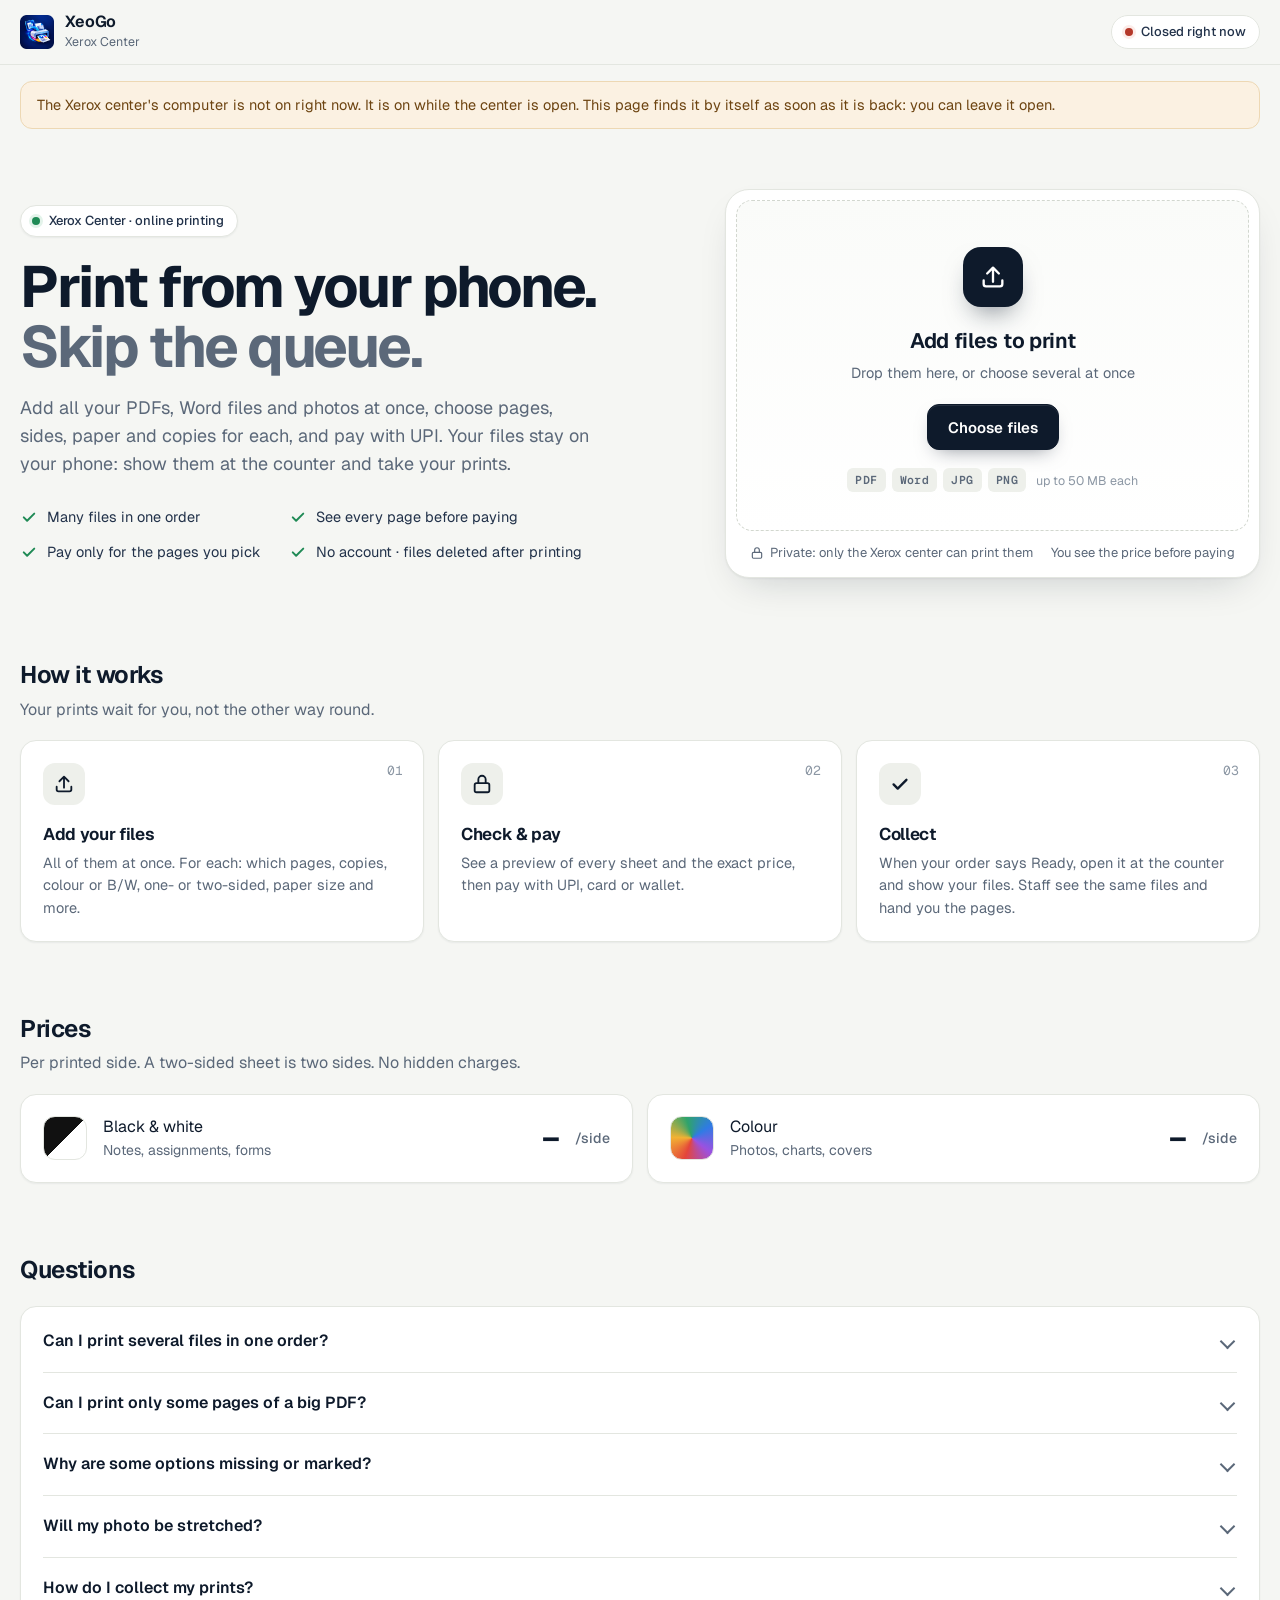
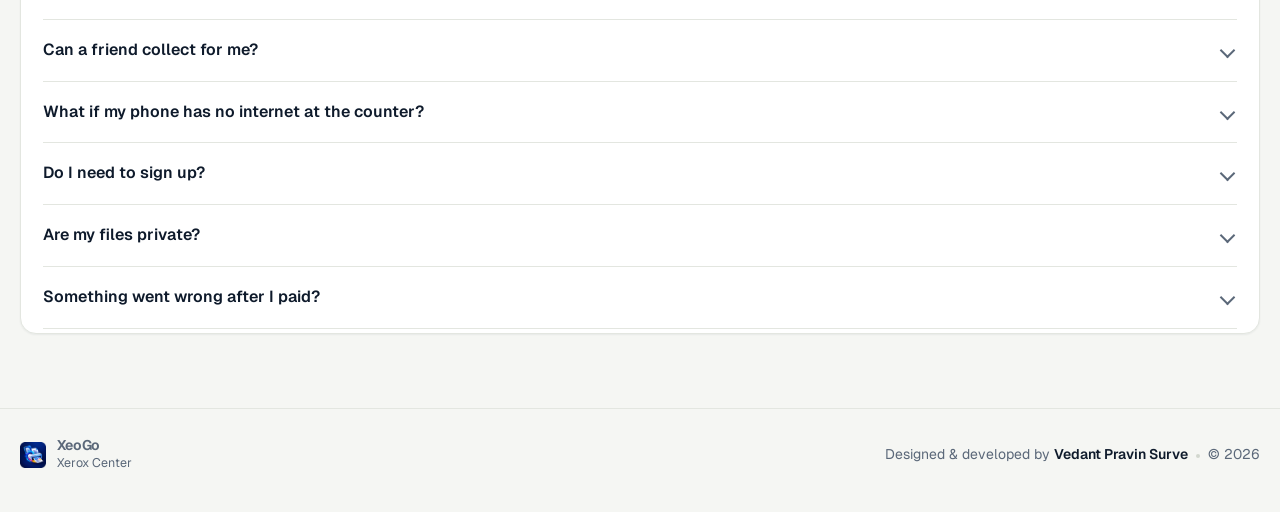
<file: web/index.html>
<!DOCTYPE html>
<html lang="en">
<head>
<meta charset="utf-8">
<meta name="viewport" content="width=device-width, initial-scale=1, viewport-fit=cover">
<title>XeoGo · QuICK PrINT · Print from your phone, skip the queue</title>
<meta name="description" content="Send PDFs, Word files and photos, choose pages, sides, paper and copies for each, pay with UPI and collect your prints at the campus Xerox center by showing your files on your phone. No login, no code, no waiting in line.">
<meta name="theme-color" content="#0E1A2B">
<meta name="author" content="Vedant Pravin Surve">
<meta property="og:type" content="website">
<meta property="og:title" content="XeoGo · QuICK PrINT · Skip the Xerox queue">
<meta property="og:description" content="Print from your phone. Pay with UPI. Show your files at the counter and take your prints.">
<meta property="og:image" content="icon-512.png">
<link rel="icon" href="favicon.png" type="image/png">
<link rel="apple-touch-icon" href="apple-touch-icon.png">
<link rel="manifest" href="manifest.webmanifest">
<meta name="apple-mobile-web-app-capable" content="yes">
<meta name="apple-mobile-web-app-title" content="XeoGo">
<link rel="preconnect" href="https://fonts.googleapis.com">
<link rel="preconnect" href="https://fonts.gstatic.com" crossorigin>
<link href="https://fonts.googleapis.com/css2?family=Geist:wght@400..700&family=Geist+Mono:wght@500..700&display=swap" rel="stylesheet">
<link rel="stylesheet" href="css/app.css">
</head>
<body data-step="choose">

<svg width="0" height="0" style="position:absolute" aria-hidden="true">
  <defs>
    <symbol id="i-upload" viewBox="0 0 24 24" fill="none" stroke="currentColor" stroke-width="2" stroke-linecap="round" stroke-linejoin="round"><path d="M12 16V4m0 0L7 9m5-5 5 5"/><path d="M4 15v3a2 2 0 0 0 2 2h12a2 2 0 0 0 2-2v-3"/></symbol>
    <symbol id="i-plus" viewBox="0 0 24 24" fill="none" stroke="currentColor" stroke-width="2.2" stroke-linecap="round"><path d="M12 5v14M5 12h14"/></symbol>
    <symbol id="i-x" viewBox="0 0 24 24" fill="none" stroke="currentColor" stroke-width="2.2" stroke-linecap="round"><path d="M6 6l12 12M18 6 6 18"/></symbol>
    <symbol id="i-check" viewBox="0 0 24 24" fill="none" stroke="currentColor" stroke-width="2.6" stroke-linecap="round" stroke-linejoin="round"><path d="M5 12.5 9.5 17 19 7.5"/></symbol>
    <symbol id="i-file" viewBox="0 0 24 24" fill="none" stroke="currentColor" stroke-width="1.8" stroke-linecap="round" stroke-linejoin="round"><path d="M14 3H7a2 2 0 0 0-2 2v14a2 2 0 0 0 2 2h10a2 2 0 0 0 2-2V8z"/><path d="M14 3v5h5"/></symbol>
    <symbol id="i-image" viewBox="0 0 24 24" fill="none" stroke="currentColor" stroke-width="1.8" stroke-linecap="round" stroke-linejoin="round"><rect x="3" y="4" width="18" height="16" rx="2"/><circle cx="9" cy="10" r="2"/><path d="m21 16-5-5-9 9"/></symbol>
    <symbol id="i-left" viewBox="0 0 24 24" fill="none" stroke="currentColor" stroke-width="2.2" stroke-linecap="round" stroke-linejoin="round"><path d="M15 18 9 12l6-6"/></symbol>
    <symbol id="i-right" viewBox="0 0 24 24" fill="none" stroke="currentColor" stroke-width="2.2" stroke-linecap="round" stroke-linejoin="round"><path d="m9 18 6-6-6-6"/></symbol>
    <symbol id="i-rotl" viewBox="0 0 24 24" fill="none" stroke="currentColor" stroke-width="2" stroke-linecap="round" stroke-linejoin="round"><path d="M3 12a9 9 0 1 0 3-6.7L3 8"/><path d="M3 3v5h5"/></symbol>
    <symbol id="i-rotr" viewBox="0 0 24 24" fill="none" stroke="currentColor" stroke-width="2" stroke-linecap="round" stroke-linejoin="round"><path d="M21 12a9 9 0 1 1-3-6.7L21 8"/><path d="M21 3v5h-5"/></symbol>
    <symbol id="i-retry" viewBox="0 0 24 24" fill="none" stroke="currentColor" stroke-width="2" stroke-linecap="round" stroke-linejoin="round"><path d="M21 12a9 9 0 1 1-2.6-6.4L21 8"/><path d="M21 3v5h-5"/></symbol>
    <symbol id="i-warn" viewBox="0 0 24 24" fill="none" stroke="currentColor" stroke-width="2" stroke-linecap="round" stroke-linejoin="round"><path d="M12 3 2 20h20z"/><path d="M12 10v4M12 17h.01"/></symbol>
    <symbol id="i-lock" viewBox="0 0 24 24" fill="none" stroke="currentColor" stroke-width="2" stroke-linecap="round" stroke-linejoin="round"><rect x="4" y="11" width="16" height="10" rx="2"/><path d="M8 11V7a4 4 0 0 1 8 0v4"/></symbol>
    <symbol id="i-up" viewBox="0 0 24 24" fill="none" stroke="currentColor" stroke-width="2.2" stroke-linecap="round" stroke-linejoin="round"><path d="m6 15 6-6 6 6"/></symbol>
    <symbol id="i-down" viewBox="0 0 24 24" fill="none" stroke="currentColor" stroke-width="2.2" stroke-linecap="round" stroke-linejoin="round"><path d="m6 9 6 6 6-6"/></symbol>
    <symbol id="i-copy" viewBox="0 0 24 24" fill="none" stroke="currentColor" stroke-width="2" stroke-linecap="round" stroke-linejoin="round"><rect x="8" y="8" width="12" height="12" rx="2"/><path d="M16 8V6a2 2 0 0 0-2-2H6a2 2 0 0 0-2 2v8a2 2 0 0 0 2 2h2"/></symbol>
    <symbol id="i-phone" viewBox="0 0 24 24" fill="none" stroke="currentColor" stroke-width="2" stroke-linecap="round" stroke-linejoin="round"><rect x="6" y="2.5" width="12" height="19" rx="2.5"/><path d="M11 18.5h2"/></symbol>
    <symbol id="i-clock" viewBox="0 0 24 24" fill="none" stroke="currentColor" stroke-width="2" stroke-linecap="round" stroke-linejoin="round"><circle cx="12" cy="12" r="9"/><path d="M12 7v5l3 2"/></symbol>
    <symbol id="i-qr" viewBox="0 0 24 24" fill="none" stroke="currentColor" stroke-width="2" stroke-linecap="round" stroke-linejoin="round"><rect x="3.5" y="3.5" width="6" height="6" rx="1"/><rect x="14.5" y="3.5" width="6" height="6" rx="1"/><rect x="3.5" y="14.5" width="6" height="6" rx="1"/><path d="M14.5 14.5h2v2h-2zM18.5 18.5h2v2h-2zM14.5 20.5h2M20.5 14.5v2"/></symbol>
  </defs>
</svg>

<header class="topbar">
  <div class="container">
    <a class="brand" href="./" aria-label="XeoGo home">
      <img src="logo.png" alt="">
      <span><b>XeoGo<span class="for-staff"> Staff</span></b><small id="centerName">Xerox Center</small></span>
    </a>
    <div class="top-actions">
      <button class="btn ghost sm hidden" id="installBtn" type="button"><svg><use href="#i-upload"/></svg>Install app</button>
      <div class="pill" id="printerChip" aria-live="polite"><span class="lamp"></span><span class="pill-text">Checking printers&hellip;</span></div>
    </div>
  </div>
</header>

<!-- College staff (staff.html): who is signed in, and the free pages left this month -->
<div class="staffbar for-staff hidden" id="staffBar">
  <div class="container">
    <span class="who" id="staffWho"></span>
    <span class="left" id="staffLeft" aria-live="polite"></span>
    <button class="linkish" id="signOutBtn" type="button">Sign out</button>
  </div>
</div>

<main class="container">
  <ol class="steps" aria-label="Steps">
    <li data-s="setup">1. Add &amp; set up</li><li data-s="review">2. Review &amp; <span class="for-student">pay</span><span class="for-staff">print</span></li><li data-s="status">3. Collect</li>
  </ol>

  <div id="globalError" class="alert hidden" role="alert"></div>

  <!-- ============================== STAFF SIGN-IN (staff.html only) ============================== -->
  <section id="s-login" class="hidden">
    <form class="card login" id="loginForm" autocomplete="on">
      <h1>Staff sign in</h1>
      <p class="sub">Free printing for college staff at <span data-center>Xerox Center</span>. Sign in with the staff ID
        the Xerox center gave you.</p>
      <label class="field-label" for="loginUser">Username</label>
      <input class="text-input" id="loginUser" name="username" autocomplete="username" autocapitalize="none" autocorrect="off" spellcheck="false" maxlength="60" required>
      <label class="field-label" for="loginPass">Password</label>
      <input class="text-input" id="loginPass" name="password" type="password" autocomplete="current-password" maxlength="60" required>
      <p id="loginError" class="notice stop hidden" role="alert"></p>
      <button class="btn lg block" id="loginBtn" type="submit">Sign in</button>
      <p class="login-help">No staff ID yet, or forgot the password? Ask at the Xerox center: they make one in a minute.<br>
        Not college staff? <a href="./">Open the student page</a>.</p>
    </form>
  </section>

  <!-- ============================== LANDING ============================== -->
  <section id="s-choose">
    <div class="hero">
      <div>
        <span class="eyebrow"><span class="lamp ready"></span><span><span data-center>Xerox Center</span> &middot; online printing</span></span>
        <h1 class="for-student">Print from your phone.<br><span>Skip the queue.</span></h1>
        <h1 class="for-staff">Staff printing.<br><span>Free, from your desk.</span></h1>
        <p class="lead for-student">Add all your PDFs, Word files and photos at once, choose pages, sides, paper and copies for each, and pay with UPI.
          Your files stay on your phone: show them at the counter and take your prints.</p>
        <p class="lead for-staff">Add all your PDFs, Word files and photos at once, choose pages, sides, paper and copies for each, and press
          Print. Nothing to pay: it comes from your free pages for the month. Show your files at the counter and take your prints.</p>
        <ul class="trust">
          <li><svg><use href="#i-check"/></svg>Many files in one order</li>
          <li class="for-student"><svg><use href="#i-check"/></svg>See every page before paying</li>
          <li class="for-staff"><svg><use href="#i-check"/></svg>See every page before printing</li>
          <li class="for-student"><svg><use href="#i-check"/></svg>Pay only for the pages you pick</li>
          <li class="for-staff"><svg><use href="#i-check"/></svg><span data-staff-pages>Free</span> free pages every month</li>
          <li class="for-student"><svg><use href="#i-check"/></svg>No account &middot; files deleted after printing</li>
          <li class="for-staff"><svg><use href="#i-check"/></svg>Only your staff ID &middot; files deleted after printing</li>
        </ul>
      </div>

      <div class="upload">
        <label class="drop" id="drop" for="fileInput">
          <span class="drop-icon"><svg><use href="#i-upload"/></svg></span>
          <strong>Add files to print</strong>
          <span class="muted">Drop them here, or choose several at once</span>
          <span class="btn fake-btn">Choose files</span>
          <span class="chips"><span class="chip">PDF</span><span class="chip">Word</span><span class="chip">JPG</span><span class="chip">PNG</span><span class="chip-note">up to <span data-maxmb>50</span> MB each</span></span>
          <input id="fileInput" type="file" class="sr-only" multiple accept=".pdf,.docx,.png,.jpg,.jpeg,application/pdf,image/png,image/jpeg,application/vnd.openxmlformats-officedocument.wordprocessingml.document">
        </label>
        <div class="upload-foot">
          <span><svg><use href="#i-lock"/></svg>Private: only the Xerox center can print them</span>
          <span class="for-student">You see the price before paying</span>
          <span class="for-staff">You see the pages it takes before printing</span>
        </div>
      </div>
    </div>

    <div class="section hidden" id="recentBox">
      <div class="section-head"><div><h2><span class="for-student">Your orders</span><span class="for-staff">Your prints</span></h2>
        <p class="sub"><span class="for-student">On this device. Tap one to see how far it is, and to collect it.</span><span class="for-staff">On every device signed in with your staff ID. Tap one to see how far it is, and to collect it.</span></p></div></div>
      <div class="recent-list" id="recentList"></div>
    </div>

    <div class="section">
      <div class="section-head"><div><h2>How it works</h2><p class="sub">Your prints wait for you, not the other way round.</p></div></div>
      <div class="how">
        <div class="card"><span class="n">01</span>
          <div class="ico"><svg><use href="#i-upload"/></svg></div>
          <h3>Add your files</h3><p>All of them at once. For each: which pages, copies, colour or B/W, one- or two-sided, paper size and more.</p></div>
        <div class="card"><span class="n">02</span>
          <div class="ico"><svg><use href="#i-lock"/></svg></div>
          <h3><span class="for-student">Check &amp; pay</span><span class="for-staff">Check &amp; print</span></h3>
          <p class="for-student">See a preview of every sheet and the exact price, then pay with UPI, card or wallet.</p>
          <p class="for-staff">See a preview of every sheet and how many of your free pages it takes, then press Print.</p></div>
        <div class="card"><span class="n">03</span>
          <div class="ico"><svg><use href="#i-check"/></svg></div>
          <h3>Collect</h3><p>When your order says Ready, open it at the counter and show your files. Staff see the same files and hand you the pages.</p></div>
      </div>
    </div>

    <div class="section for-staff">
      <div class="section-head"><div><h2>Your free pages</h2><p class="sub">One printed side is one page: a two-sided sheet is two pages.
        They start again on the 1st of every month.</p></div></div>
      <div class="prices">
        <div class="card price"><span class="swatch bw"></span><span class="what">Left this month<span id="staffMonth">&nbsp;</span></span><b id="staffLeftBig">&ndash;</b><small id="staffOfBig"></small></div>
      </div>
      <p class="price-extra" id="staffRules"></p>
    </div>

    <div class="section for-student">
      <div class="section-head"><div><h2>Prices</h2><p class="sub">Per printed side. A two-sided sheet is two sides. No hidden charges.</p></div></div>
      <div class="prices">
        <div class="card price"><span class="swatch bw"></span><span class="what">Black &amp; white<span>Notes, assignments, forms</span></span><b id="priceBw">&ndash;</b><small>/side</small></div>
        <div class="card price"><span class="swatch color"></span><span class="what">Colour<span>Photos, charts, covers</span></span><b id="priceColor">&ndash;</b><small>/side</small></div>
      </div>
      <p class="price-extra" id="priceExtra"></p>
    </div>

    <div class="section">
      <div class="section-head"><div><h2>Questions</h2></div></div>
      <div class="card faq">
        <details><summary>Can I print several files in one order?</summary>
          <p>Yes. Add as many PDFs, Word files and photos as you like, at once or one after another, and set each one up on its own:
            which pages, how many copies, colour or black &amp; white, one- or two-sided, paper size, pages per sheet and more.
            <span class="for-student">You pay once and collect everything together.</span><span class="for-staff">You press Print once and collect everything together.</span></p></details>
        <details class="for-staff"><summary>How many pages can I print?</summary>
          <p>Your free pages for the month are shown at the top. One printed side is one page, so a two-sided sheet counts as
            two. The count starts again on the 1st of every month. Pages that did not print, or that the Xerox center cancelled,
            are not counted.</p></details>
        <details><summary>Can I print only some pages of a big PDF?</summary>
          <p>Yes. Tap the pages you want on the thumbnails, or type them, for example <code>3, 7, 10-12</code>. <span class="for-student">You only pay for those pages.</span><span class="for-staff">Only those pages are counted.</span></p></details>
        <details><summary>Why are some options missing or marked?</summary>
          <p>You only see what the printers at the Xerox center can really do right now. If an option only works with another
            choice (for example two-sided only in black &amp; white), it says so, and picking it changes the other choice for you.</p></details>
        <details><summary>Will my photo be stretched?</summary>
          <p>Never. Photos keep their proportions: <b>Fit</b> shows the whole photo, <b>Fill</b> covers the page and trims the edges.
            The preview shows exactly what the paper will look like.</p></details>
        <details><summary>How do I collect my prints?</summary>
          <p><span class="for-student">After you pay</span><span class="for-staff">After you press Print</span>, your order shows a picture of every file and the time it will be ready. At the counter, open the order
            on <span class="for-student">this phone</span><span class="for-staff">your phone</span> and tap <b>I&rsquo;m at the counter</b>: your files appear on the Xerox center&rsquo;s screen and they hand you the
            pages that look the same. There is no code to remember or type.</p></details>
        <details class="for-student"><summary>Can a friend collect for me?</summary>
          <p>The order opens only on the phone that made it. Give that phone to your friend, or collect later:
            your prints wait for you at the counter.</p></details>
        <details class="for-staff"><summary>I sent it from the computer. Can I collect with my phone?</summary>
          <p>Yes. Sign in with the same staff ID on your phone (this page, or the staff app): everything you sent is under
            <b>Your prints</b>. Keep your staff ID to yourself: every page printed with it counts as yours.</p></details>
        <details><summary>What if my phone has no internet at the counter?</summary>
          <p>Your order still opens and shows your files. Tell the staff the file&rsquo;s name: they find the order on their
            screen and hand you the pages.</p></details>
        <details class="for-student"><summary>Do I need to sign up?</summary>
          <p>No. Your order is saved on this phone or laptop: open this page again on the same device to see it.</p></details>
        <details class="for-staff"><summary>How do I get a staff ID, or a new password?</summary>
          <p>At the Xerox center. They make your staff ID: a username and a password, nothing else. Forgot the password?
            They make a new one in a minute; the old one then stops working everywhere.</p></details>
        <details><summary>Are my files private?</summary>
          <p>Files are stored privately, can only be downloaded by the Xerox center printer, and are deleted after printing.
            Until you collect, a small picture of each file&rsquo;s first page is kept so staff can match your pages.</p></details>
        <details class="for-student"><summary>Something went wrong after I paid?</summary>
          <p>Your payment is safe. Show your order at the counter: staff will print it again or refund you.</p></details>
        <details class="for-staff"><summary>Something went wrong with a print?</summary>
          <p>Show your order at the counter: they will print it again. Pages that did not print are not counted.</p></details>
      </div>
    </div>
  </section>

  <!-- ============================== WORKSPACE ============================== -->
  <section id="s-setup" class="hidden">
    <div class="ws-head">
      <div>
        <h1>Your files</h1>
        <p class="sub" id="wsSub">Set up each file, then review your order.</p>
      </div>
      <label class="btn ghost" for="addInput"><svg><use href="#i-plus"/></svg>Add files
        <input id="addInput" type="file" class="sr-only" multiple accept=".pdf,.docx,.png,.jpg,.jpeg,application/pdf,image/png,image/jpeg,application/vnd.openxmlformats-officedocument.wordprocessingml.document"></label>
    </div>

    <div class="workspace">
      <aside class="queue" aria-label="Files in this order">
        <div class="queue-top" id="queueTop" aria-live="polite"></div>
        <div class="queue-list" id="queueList"></div>
        <label class="queue-add" for="addInput2"><svg><use href="#i-plus"/></svg><span>Add more files<small>or drop them anywhere</small></span>
          <input id="addInput2" type="file" class="sr-only" multiple accept=".pdf,.docx,.png,.jpg,.jpeg,application/pdf,image/png,image/jpeg,application/vnd.openxmlformats-officedocument.wordprocessingml.document"></label>
      </aside>

      <div class="editor" id="editor" aria-label="File settings">
        <div class="editor-head">
          <button class="icon-btn phone-only" id="edClose" type="button" aria-label="Back to all files"><svg><use href="#i-left"/></svg></button>
          <div class="ed-title">
            <div class="ed-name" id="edName"></div>
            <div class="ed-meta" id="edMeta"></div>
          </div>
          <div class="ed-nav">
            <button class="icon-btn" id="edPrev" type="button" aria-label="Previous file"><svg><use href="#i-left"/></svg></button>
            <span id="edPos"></span>
            <button class="icon-btn" id="edNext" type="button" aria-label="Next file"><svg><use href="#i-right"/></svg></button>
          </div>
        </div>
        <div class="editor-body">
          <div class="preview-panel">
            <div class="pv-tabs" role="tablist">
              <button role="tab" id="tabPreview" class="on" aria-selected="true" type="button">Print preview</button>
              <button role="tab" id="tabPages" aria-selected="false" type="button">Choose pages</button>
            </div>
            <div class="pv-stage" id="pvStage">
              <canvas id="sheetCanvas" aria-label="Preview of the printed sheet"></canvas>
              <div class="pv-empty hidden" id="pvEmpty"></div>
            </div>
            <div class="pv-foot" id="pvFoot">
              <button class="icon-btn" id="sheetPrev" type="button" aria-label="Previous sheet"><svg><use href="#i-left"/></svg></button>
              <span id="sheetLabel"></span>
              <button class="icon-btn" id="sheetNext" type="button" aria-label="Next sheet"><svg><use href="#i-right"/></svg></button>
            </div>
            <div class="pages-panel hidden" id="pagesPanel">
              <div class="pages-bar">
                <span id="pagesBarText"></span>
                <span class="quick">
                  <button type="button" data-quick="all">All</button><button type="button" data-quick="none">None</button><button type="button" data-quick="odd">Odd</button>
                  <button type="button" data-quick="even">Even</button><button type="button" data-quick="invert">Invert</button>
                </span>
              </div>
              <div class="pages-grid" id="pagesGrid"></div>
            </div>
          </div>

          <div class="settings-panel" id="settingsPanel"></div>
        </div>
        <div class="editor-foot phone-only">
          <div><b id="edPrice">&ndash;</b><small id="edPriceSub"></small></div>
          <button class="btn" id="edDone" type="button">Done</button>
        </div>
      </div>
    </div>

    <div class="checkout-bar" id="checkoutBar">
      <div class="container">
        <div class="cb-sum"><b id="cbTotal">&ndash;</b><span id="cbDetail"></span></div>
        <div class="cb-go">
          <button class="cb-why" id="cbWhy" type="button"></button>
          <button class="btn lg" id="reviewBtn" type="button">Review order</button>
        </div>
      </div>
    </div>
  </section>

  <!-- ============================== REVIEW & PAY ============================== -->
  <section id="s-review" class="hidden">
    <div class="rv-head">
      <div>
        <h1><span class="for-student">Review and pay</span><span class="for-staff">Review and print</span></h1>
        <p class="sub">Checked by the Xerox center. This is exactly what will be printed.</p>
      </div>
      <button class="btn ghost" id="editBtn" type="button"><svg><use href="#i-left"/></svg>Change something</button>
    </div>
    <div class="review">
      <div class="rv-docs" id="rvDocs"></div>
      <aside class="card rv-pay">
        <h2><span class="for-student">Order total</span><span class="for-staff">This order</span></h2>
        <div class="rv-lines" id="rvLines"></div>
        <div class="rv-total"><span><span class="for-student">Total</span><span class="for-staff">From your free pages</span></span><b id="rvTotal">&ndash;</b></div>
        <p id="rvNote" class="rv-note"></p>
        <p id="offlineNote" class="notice hidden"></p>
        <p id="demoNote" class="notice hidden">Test mode: no real money is taken.</p>
        <p id="payError" class="notice stop hidden" role="alert"></p>
        <button class="btn lg block" id="payBtn" type="button">Pay</button>
        <div class="secure"><svg><use href="#i-lock"/></svg><span id="secureText">Secure payment by Razorpay &middot; UPI, cards, wallets</span></div>
        <div class="change"><button class="linkish" id="cancelBtn" type="button">Cancel this order</button></div>
      </aside>
    </div>
  </section>

  <!-- ============================== PAY WITH UPI (XeoGo Pay) ============================== -->
  <section id="s-pay" class="hidden">
    <div class="pay">
      <div class="pay-card">
        <div class="pay-top">
          <div class="label">Pay with UPI</div>
          <div class="pay-amount" id="upAmount">&ndash;</div>
          <div class="pay-to">to <b id="upName">&ndash;</b></div>
          <button class="vpa" id="upVpaBtn" type="button" title="Copy the UPI ID"><span id="upVpa">&ndash;</span><svg><use href="#i-copy"/></svg></button>
          <p class="pay-tag" id="upTag"></p>
        </div>
        <div class="pay-body">
          <div class="pay-apps" id="upAppsBox">
            <a class="btn lg block" id="upOpen" href="#"><svg><use href="#i-phone"/></svg><span id="upOpenText">Pay with a UPI app</span></a>
            <p class="pay-hint" id="upOpenHint">Your phone shows the UPI apps on it. Pick one: the amount is filled in.</p>
            <div class="app-row" id="upApps"></div>
          </div>
          <div class="pay-qr" id="upQrBox">
            <div class="qr" id="upQr" role="img" aria-label="UPI QR code for this payment"></div>
            <p class="qr-note">Scan with any UPI app: Google Pay, PhonePe, Paytm, BHIM or your bank's app.</p>
          </div>
          <button class="linkish qr-toggle" id="upQrToggle" type="button"><svg><use href="#i-qr"/></svg>Pay from another phone (QR code)</button>

          <div class="pay-wait" id="upWait" aria-live="polite">
            <span class="spinner" aria-hidden="true"></span>
            <div><b id="upWaitTitle">Waiting for your payment</b><span id="upWaitText"></span></div>
          </div>
          <div class="pay-success hidden" id="upSuccess" role="status">
            <span class="tick"><svg><use href="#i-check"/></svg></span>
            <b>Payment successful</b>
            <span>Your files are going to the printer…</span>
          </div>
          <button class="linkish hidden help-link" id="upHelpLink" type="button">Paid, but nothing happens?</button>
          <div class="pay-done hidden" id="upDone">
            <h3 id="upDoneTitle">After paying</h3>
            <label class="field-label" for="upRef">UPI reference number <span class="opt" id="upRefOpt">(optional)</span></label>
            <input class="ref-input" id="upRef" inputmode="numeric" autocomplete="off" maxlength="16" placeholder="e.g. 6273 1234 5678">
            <p class="field-hint">On your UPI app's receipt, called UTR, UPI Ref No. or UPI transaction ID.</p>
            <p id="upError" class="notice stop hidden" role="alert"></p>
            <button class="btn lg block go" id="upPaid" type="button">I have paid</button>
          </div>
        </div>
      </div>
      <div class="pay-foot">
        <div class="secure"><svg><use href="#i-lock"/></svg>XeoGo Pay &middot; straight to the Xerox center's account</div>
        <button class="linkish" id="upBack" type="button">Back to the summary</button>
      </div>
    </div>
  </section>

  <!-- ============================== COLLECT: your files, shown at the counter ============================== -->
  <section id="s-status" class="hidden">
    <div class="pass" id="pass">
      <div class="pass-top">
        <div class="label"><span data-center>Xerox Center</span> &middot; your prints</div>
        <div class="state" aria-live="polite"><span class="lamp" id="tLamp"></span><span id="tStage"></span></div>
        <p class="pass-when" id="tWhen"></p>
      </div>
      <div class="pass-here hidden" id="hereBox" role="status">
        <span class="tick"><svg><use href="#i-check"/></svg></span>
        <div><b>Show this screen to the staff</b><span id="hereText">They can see your order on their screen now.</span></div>
        <span class="clock" id="hereClock" aria-hidden="true"></span>
      </div>
      <div class="pass-view" id="passView" aria-label="Your files">
        <button class="icon-btn" id="passPrev" type="button" aria-label="Previous file"><svg><use href="#i-left"/></svg></button>
        <figure class="pass-sheet" id="passSheet"></figure>
        <button class="icon-btn" id="passNext" type="button" aria-label="Next file"><svg><use href="#i-right"/></svg></button>
      </div>
      <div class="pass-cap" id="passCap"></div>
      <div class="pass-thumbs" id="passThumbs"></div>
      <div class="pass-body">
        <p class="msg" id="tMessage"></p>
        <p class="notice hidden" id="tOffline"></p>
        <button class="btn lg block go hidden" id="hereBtn" type="button">I&rsquo;m at the counter</button>
        <button class="linkish hidden" id="leaveBtn" type="button">I&rsquo;m not at the counter any more</button>
        <ul class="track" id="track"></ul>
        <ul class="t-docs" id="tDocs"></ul>
        <p class="details" id="tDetails"></p>
        <div class="ticket-actions">
          <button class="btn block hidden" id="tPayBtn" type="button">Show payment details</button>
          <button class="btn ghost hidden" id="notifyBtn" type="button">Notify me when ready</button>
          <button class="btn ghost for-student" id="shareBtn" type="button">Tell a friend</button>
          <button class="btn block" id="newBtn" type="button">Print more files</button>
        </div>
        <p class="notify-note" id="notifyNote"></p>
      </div>
    </div>
  </section>
</main>

<footer class="footer">
  <div class="container">
    <a class="brand" href="./"><img src="logo.png" alt=""><span><b>XeoGo</b><small data-center>Xerox Center</small></span></a>
    <span class="credit">Designed &amp; developed by <b>Vedant Pravin Surve</b><span class="dot"></span><span style="white-space:nowrap">&copy; <span id="year">2026</span></span></span>
  </div>
</footer>

<div class="drop-overlay hidden" id="dropOverlay" aria-hidden="true">
  <div><svg><use href="#i-upload"/></svg><b>Drop to add</b><span>PDF, Word, JPG and PNG files</span></div>
</div>
<div class="toasts" id="toasts" aria-live="polite"></div>

<script src="config.js"></script>
<script src="js/print-core.js"></script>
<script src="js/upi-pay.js"></script>
<script src="js/app.js"></script>
</body>
</html>
</file>
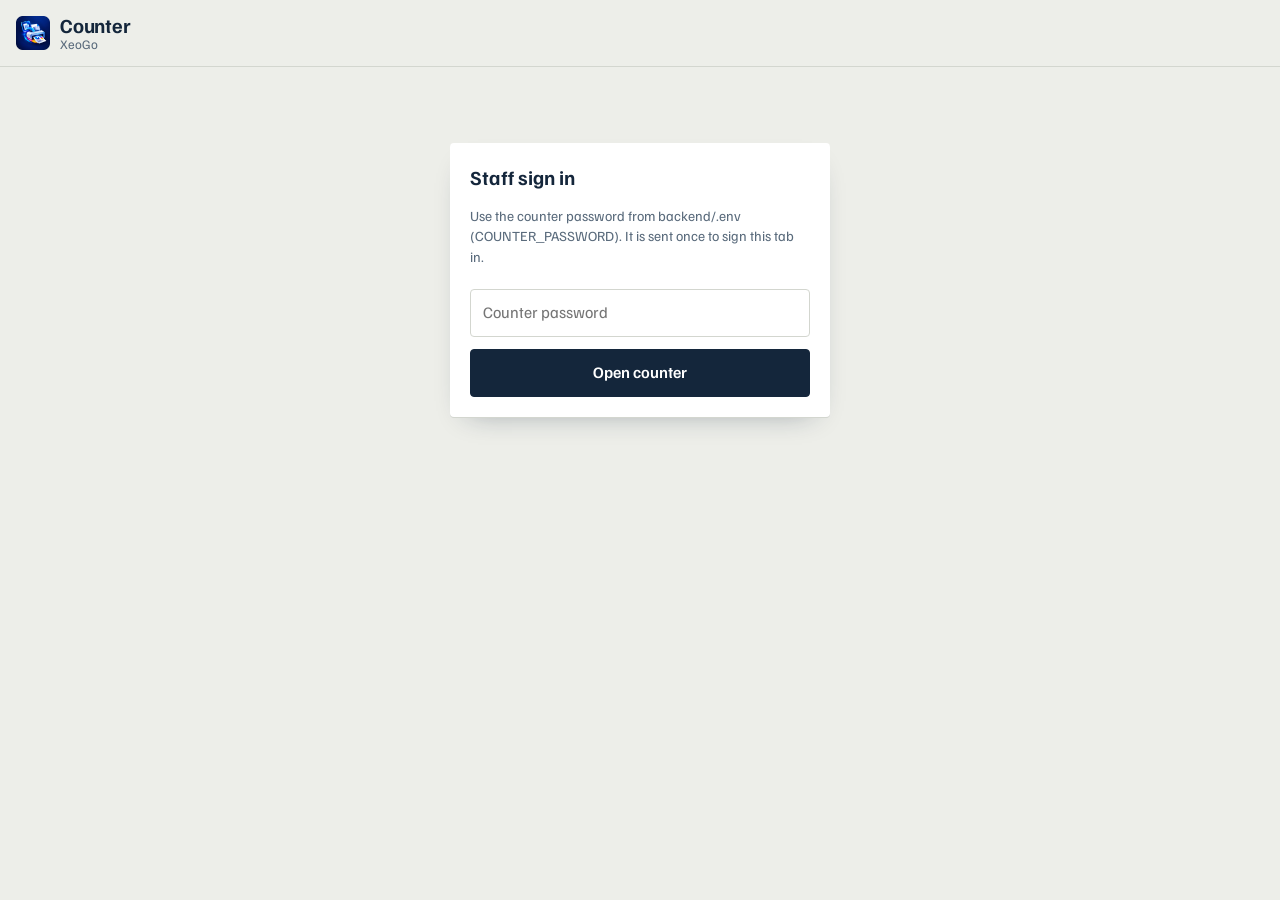
<file: web/counter.html>
<!DOCTYPE html>
<html lang="en">
<head>
<meta charset="utf-8">
<meta name="viewport" content="width=device-width, initial-scale=1">
<title>Counter - XeoGo</title>
<link rel="preconnect" href="https://fonts.googleapis.com">
<link rel="preconnect" href="https://fonts.gstatic.com" crossorigin>
<link href="https://fonts.googleapis.com/css2?family=Familjen+Grotesk:wght@400..700&display=swap" rel="stylesheet">
<link rel="stylesheet" href="shared.css">
<link rel="icon" href="favicon.png" type="image/png">
<style>
.wrap { max-width: 1180px; }
.login { max-width: 380px; margin: 60px auto; }
.login input { width: 100%; min-height: 48px; padding: 0 12px; border: 1.5px solid var(--rule); border-radius: var(--radius); margin: 8px 0 12px; }
.demo-banner { background: var(--lamp-stop); color: #fff; text-align: center; padding: 8px; font-weight: 600; }

.printers { display: grid; gap: 10px; grid-template-columns: repeat(auto-fill, minmax(230px, 1fr)); margin-bottom: 16px; }
.printer { background: var(--sheet); border-radius: var(--radius); box-shadow: var(--shadow); padding: 12px 14px; }
.printer .row { display: flex; align-items: center; gap: 8px; }
.printer .name { font-weight: 700; flex: 1; }
.printer .detail { font-size: 13px; color: var(--ink-soft); min-height: 18px; margin: 4px 0 8px; word-break: break-word; }
.printer.off { opacity: .6; }
.switch { font-size: 14px; display: flex; align-items: center; gap: 6px; cursor: pointer; }

.tabs { display: flex; gap: 6px; flex-wrap: wrap; align-items: center; margin: 8px 0 12px; }
.tab { border: 1.5px solid var(--rule); background: #fff; border-radius: 999px; padding: 8px 14px; cursor: pointer; font-weight: 600; }
.tab.on { border-color: var(--ink); background: var(--ink); color: #fff; }
.tab .n { display: inline-block; min-width: 22px; margin-left: 4px; padding: 0 6px; border-radius: 999px; background: rgba(0,0,0,.08); font-size: 13px; }
.tab.on .n { background: rgba(255,255,255,.25); }
.tab.alert .n { background: var(--lamp-stop); color: #fff; }
.search { margin-left: auto; min-height: 42px; padding: 0 12px; border: 1.5px solid var(--rule); border-radius: var(--radius); width: 260px; }

.order { display: grid; grid-template-columns: auto 1fr auto; gap: 14px; align-items: center;
         background: var(--sheet); border-radius: var(--radius); box-shadow: var(--shadow); padding: 12px 14px; margin-bottom: 8px; }
.order .no { font-size: 13px; color: var(--ink-soft); letter-spacing: .08em; font-weight: 600; }

/* Students at the counter now, and the pictures of their files */
.at { background: #EAF4EE; border: 2px solid var(--lamp-ready); border-radius: 8px; padding: 12px 14px; margin-bottom: 16px; }
.at h2 { font-size: 17px; margin: 0; display: flex; align-items: center; gap: 10px; }
.at .sub { font-size: 14px; color: var(--ink-soft); margin: 2px 0 6px; }
.at .order { margin: 8px 0 0; box-shadow: none; border: 1px solid #BFDCCB; }
.pics { display: flex; gap: 8px; flex-wrap: wrap; }
.pic { position: relative; width: 44px; height: 58px; flex: none; border: 1px solid var(--rule); border-radius: 4px; background: #F3F4F0;
       display: grid; place-items: center; overflow: hidden; font-size: 11px; color: var(--ink-soft); padding: 0; cursor: zoom-in; }
.pic.big { width: 108px; height: 144px; }
.pic img { width: 100%; height: 100%; object-fit: contain; background: #fff; }
.pic.bw img { filter: grayscale(1); }
.pic .n { position: absolute; left: 2px; bottom: 2px; background: var(--ink); color: #fff; font-size: 10px; font-weight: 700;
          border-radius: 3px; padding: 0 4px; line-height: 15px; }
.zoom { position: fixed; inset: 0; background: rgba(20, 38, 59, .86); display: grid; place-items: center; z-index: 50; cursor: zoom-out; padding: 20px; }
.zoom img { max-width: 100%; max-height: 100%; background: #fff; box-shadow: 0 20px 60px rgba(0, 0, 0, .5); }
.zoom.bw img { filter: grayscale(1); }
.alerts .untrusted td { background: #FBF0EE; }
.alerts .why { display: block; color: var(--lamp-stop); font-size: 13px; margin-top: 2px; }
.order .file { font-weight: 600; word-break: break-word; }
.order .meta { font-size: 14px; color: var(--ink-soft); }
.order .err { font-size: 14px; color: var(--lamp-stop); margin-top: 4px; }
.order .actions { display: flex; gap: 6px; flex-wrap: wrap; justify-content: flex-end; }
@media (max-width: 640px) { .order { grid-template-columns: 1fr; } .order .actions { justify-content: flex-start; } .search { width: 100%; margin: 6px 0 0; } }
.empty { text-align: center; padding: 40px 0; color: var(--ink-soft); }
.hint { font-size: 14px; color: var(--ink-soft); background: var(--sheet); border-radius: var(--radius); padding: 10px 14px; margin: 0 0 12px; }
.order .sheets { font-weight: 600; color: var(--ink); }
.docs { display: grid; gap: 6px; margin-top: 6px; }
.doc { border-left: 3px solid var(--rule); padding: 2px 0 2px 10px; font-size: 14px; }
.doc b { font-weight: 600; word-break: break-word; }
.doc .meta { font-size: 13px; }
.doc .actions { justify-content: flex-start; margin-top: 4px; }
.stamp { display: flex; align-items: center; gap: 10px; background: var(--sheet); border-radius: var(--radius); box-shadow: var(--shadow);
         padding: 10px 14px; margin-bottom: 16px; cursor: pointer; }
.stamp input { width: 22px; height: 22px; accent-color: var(--lamp-ready); margin: 0; }
.stamp b { display: block; }
.stamp small { display: block; color: var(--ink-soft); font-size: 13px; }
.stamp.off { background: #FBF6EE; }

details.settings { margin-top: 26px; }
details.settings summary { cursor: pointer; font-weight: 600; }
.form { display: grid; gap: 10px; max-width: 420px; margin-top: 12px; }
.form input { min-height: 44px; padding: 0 10px; border: 1.5px solid var(--rule); border-radius: var(--radius); width: 100%; }

/* XeoGo Pay (direct UPI) */
.tab.hidden { display: none; }
.pay-info { font-size: 14px; color: var(--ink-soft); background: var(--sheet); border-radius: var(--radius); padding: 10px 14px; margin: 0 0 12px; }
.pay-info b { color: var(--ink); }
.pay-h { font-size: 16px; margin: 18px 0 8px; }
.pay-order { display: grid; grid-template-columns: 110px 1fr auto; gap: 14px; align-items: center; background: var(--sheet);
             border-radius: var(--radius); box-shadow: var(--shadow); padding: 12px 14px; margin-bottom: 8px; border-left: 4px solid var(--lamp-work); }
.pay-order .code { font-size: 28px; font-weight: 700; letter-spacing: .1em; }
.pay-order .amount { font-size: 22px; font-weight: 700; }
.pay-order .meta { font-size: 14px; color: var(--ink-soft); }
.pay-order .ref { font-family: ui-monospace, Consolas, monospace; font-weight: 700; color: var(--ink); letter-spacing: .04em; }
.pay-order .hintline { font-size: 13px; margin-top: 4px; color: var(--ink); background: #FBF6EE; border-radius: 8px; padding: 4px 8px; }
.pay-order .actions { display: flex; gap: 6px; flex-wrap: wrap; justify-content: flex-end; }
@media (max-width: 640px) { .pay-order { grid-template-columns: 1fr; } .pay-order .actions { justify-content: flex-start; } }
.paste { display: grid; gap: 8px; background: var(--sheet); border-radius: var(--radius); box-shadow: var(--shadow); padding: 12px 14px; margin-bottom: 10px; }
.paste textarea { width: 100%; min-height: 70px; padding: 8px 10px; border: 1.5px solid var(--rule); border-radius: var(--radius); font: inherit; }
.paste .btn { justify-self: start; }
.alerts { width: 100%; border-collapse: collapse; background: var(--sheet); border-radius: var(--radius); overflow: hidden; font-size: 14px; }
.alerts td, .alerts th { text-align: left; padding: 8px 10px; border-bottom: 1px solid var(--rule); vertical-align: top; }
.alerts th { font-size: 12px; text-transform: uppercase; letter-spacing: .06em; color: var(--ink-soft); }
.alerts .msg { color: var(--ink-soft); font-size: 13px; word-break: break-word; }
.small-list { font-size: 14px; color: var(--ink-soft); }

/* Staff IDs: free printing for college staff */
.staff-tag { display: inline-block; background: #E6ECF7; color: #24427A; border-radius: 999px; padding: 1px 8px; font-size: 12px; font-weight: 700; }
.staff-cards { display: grid; grid-template-columns: repeat(auto-fit, minmax(280px, 1fr)); gap: 12px; margin-bottom: 14px; }
.staff-card { background: var(--sheet); border-radius: var(--radius); box-shadow: var(--shadow); padding: 14px 16px; display: grid; gap: 10px; align-content: start; }
.staff-card h3 { margin: 0; font-size: 16px; }
.staff-card label { display: grid; gap: 4px; font-size: 14px; }
.staff-card input[type=text], .staff-card input[type=number], .staff-card input:not([type]) { min-height: 44px; padding: 0 10px; border: 1.5px solid var(--rule); border-radius: var(--radius); width: 100%; font: inherit; }
.staff-card .tick { display: flex; gap: 10px; align-items: center; }
.staff-card .tick input { width: 22px; height: 22px; accent-color: var(--lamp-ready); margin: 0; }
.staff-row { display: grid; grid-template-columns: minmax(170px, 1.2fr) minmax(160px, 1fr) auto; gap: 12px; align-items: center;
             background: var(--sheet); border-radius: var(--radius); box-shadow: var(--shadow); padding: 10px 14px; margin-bottom: 8px; }
.staff-row.off { opacity: .7; }
.staff-row b { overflow-wrap: anywhere; }
.staff-row .user { font-family: ui-monospace, Consolas, monospace; font-size: 13px; color: var(--ink-soft); margin-left: 6px; }
.staff-row .use { font-size: 13.5px; }
.staff-row .bar { height: 6px; border-radius: 3px; background: var(--rule); overflow: hidden; margin-top: 4px; }
.staff-row .bar i { display: block; height: 100%; background: var(--lamp-ready); }
.staff-row .bar i.full { background: var(--lamp-stop); }
.staff-row .actions { display: flex; gap: 6px; flex-wrap: wrap; justify-content: flex-end; }
@media (max-width: 640px) { .staff-row { grid-template-columns: 1fr; } .staff-row .actions { justify-content: flex-start; } }
.slip { border: 2px solid var(--lamp-ready); border-radius: var(--radius); padding: 12px 14px; background: #EEF6F1; }
.slip dl { display: grid; grid-template-columns: auto 1fr; gap: 4px 12px; margin: 8px 0; align-items: baseline; }
.slip dt { font-size: 13px; color: var(--ink-soft); }
.slip dd { margin: 0; font-family: ui-monospace, Consolas, monospace; font-weight: 700; font-size: 16px; user-select: all; overflow-wrap: anywhere; }
.slip dd.big { font-size: 21px; letter-spacing: .05em; }
.slip p { font-size: 13px; margin: 0 0 8px; }
#printSlip { display: none; }
@media print {
  body > *:not(#printSlip) { display: none !important; }
  #printSlip { display: block; font-family: system-ui, "Segoe UI", sans-serif; color: #000; padding: 12mm; max-width: 110mm; border: 1px dashed #666; }
  #printSlip h1 { font-size: 16pt; margin: 0 0 1mm; }
  #printSlip .where { font-size: 10pt; margin: 0 0 5mm; color: #333; }
  #printSlip dl { display: grid; grid-template-columns: auto 1fr; gap: 2mm 6mm; margin: 0 0 5mm; }
  #printSlip dt { font-size: 10pt; color: #333; }
  #printSlip dd { margin: 0; font-family: Consolas, monospace; font-size: 14pt; font-weight: 700; }
  #printSlip .note { font-size: 9.5pt; margin: 0; }
}
</style>
</head>
<body>
<div id="demoBanner" class="demo-banner hidden">DEMO PAYMENT MODE - orders print without real money. Set PAYMENT_MODE=upi (XeoGo Pay) or razorpay for real use.</div>
<header class="top">
  <div class="brand"><img class="brand-logo" src="logo.png" alt=""><div>Counter <small id="centerName">XeoGo</small></div></div>
  <div class="small" id="pcStatus"></div>
</header>

<main class="wrap">
  <div id="error" class="notice stop hidden" role="alert"></div>
  <div id="verifierBanner" class="notice stop hidden" role="alert" style="margin-bottom:12px"></div>

  <!-- Login -->
  <section id="loginBox" class="sheet login hidden">
    <h2>Staff sign in</h2>
    <p class="muted small">Use the counter password from backend/.env (COUNTER_PASSWORD). It is sent once to sign this tab in.</p>
    <input id="password" type="password" autocomplete="current-password" placeholder="Counter password">
    <button class="btn block" id="loginBtn">Open counter</button>
  </section>

  <!-- Main screen -->
  <section id="mainBox" class="hidden">
    <div class="at hidden" id="atCounter" aria-live="polite"></div>
    <div class="printers" id="printers"></div>
    <label class="stamp" id="stampBox">
      <input type="checkbox" id="stampToggle">
      <span><b>Print the order number on pages</b>
        <small id="stampHint">A small label in the corner of each file's first page, so staff can tell the orders apart in the tray.</small></span>
    </label>

    <div class="tabs" role="tablist">
      <button class="tab on" data-view="active">Printing &amp; waiting <span class="n" id="nActive">0</span></button>
      <button class="tab" data-view="ready">Ready to hand over <span class="n" id="nReady">0</span></button>
      <button class="tab" data-view="problems" id="tabProblems">Problems <span class="n" id="nProblems">0</span></button>
      <button class="tab hidden" data-view="payments" id="tabPayments">UPI payments <span class="n" id="nPay">0</span></button>
      <button class="tab" data-view="all">All recent</button>
      <button class="tab" data-view="staff">Staff IDs</button>
      <input class="search" id="search" placeholder="Find: file name or order number" maxlength="80" aria-label="Find an order by a file name or its order number">
    </div>
    <p class="hint hidden" id="hint">
      <b>Handing over (no code):</b> the student opens their order and taps <b>I&rsquo;m at the counter</b> &rarr; the order
      appears in the green box at the top, with a picture of each file &rarr; the same pictures are on the student&rsquo;s phone
      &rarr; give them those pages (each file&rsquo;s first sheet has a small <b>Order&nbsp;number</b> label) &rarr; press
      <b>Handed over</b>: the phone shows <b>Collected</b>. Phone has no internet? Type the file&rsquo;s name in <b>Find</b>.
    </p>

    <div id="orders"></div>

    <!-- College staff print for free with an ID made here: a username and a password, nothing else -->
    <div id="staffBox" class="hidden">
      <p class="hint">College staff print for free with a <b>staff ID</b>: a username and a password that you make here,
        nothing else. They sign in on the staff website or the staff app. No payment, no code.</p>
      <div class="staff-cards">
        <div class="staff-card">
          <h3>New staff ID</h3>
          <label>Name <input id="staffName" maxlength="60" placeholder="e.g. Prof. Rakesh Sharma" autocomplete="off"></label>
          <label>Username <input id="staffUsername" maxlength="30" placeholder="Leave empty: made from the name" autocomplete="off" spellcheck="false"></label>
          <div><button class="btn" id="staffMake">Make staff ID</button></div>
          <span class="small" id="staffMadeNote" style="color:var(--lamp-stop)"></span>
          <div id="staffSlip" class="slip hidden" aria-live="polite"></div>
        </div>
        <div class="staff-card">
          <h3>Free pages</h3>
          <label>Free pages for each staff ID, per month
            <input id="staffPages" type="number" min="0" max="100000" step="50" inputmode="numeric"></label>
          <span class="small muted">One printed side is one page. The count starts again on the 1st of every month.</span>
          <label class="tick"><input type="checkbox" id="staffColor"> Colour and special paper are free too</label>
          <div><button class="btn" id="staffSave">Save</button> <span class="small muted" id="staffSaved"></span></div>
          <span class="small muted" id="staffSite"></span>
        </div>
      </div>
      <h3 class="pay-h" id="staffHead">Staff IDs</h3>
      <div id="staffList"></div>
    </div>

    <details class="settings">
      <summary>Prices and name</summary>
      <div class="form">
        <label>Center name <input id="setName"></label>
        <label>Black &amp; white price per printed side (&#8377;) <input id="setBw" type="number" min="0" step="0.5"></label>
        <label>Colour price per printed side (&#8377;) <input id="setColor" type="number" min="0" step="0.5"></label>
        <button class="btn" id="saveSettings">Save</button>
        <span class="small muted" id="settingsMsg"></span>
      </div>
    </details>
    <p style="margin-top:24px"><button class="linkish" id="logout">Sign out of this screen</button></p>
    <p class="small muted" style="margin-top:28px;text-align:center">XeoGo &middot; Designed &amp; developed by <b>Vedant Pravin Surve</b></p>
  </section>
</main>

<div id="printSlip" aria-hidden="true"></div>
<script src="config.js"></script>
<script src="js/counter.js"></script>
</body>
</html>
</file>
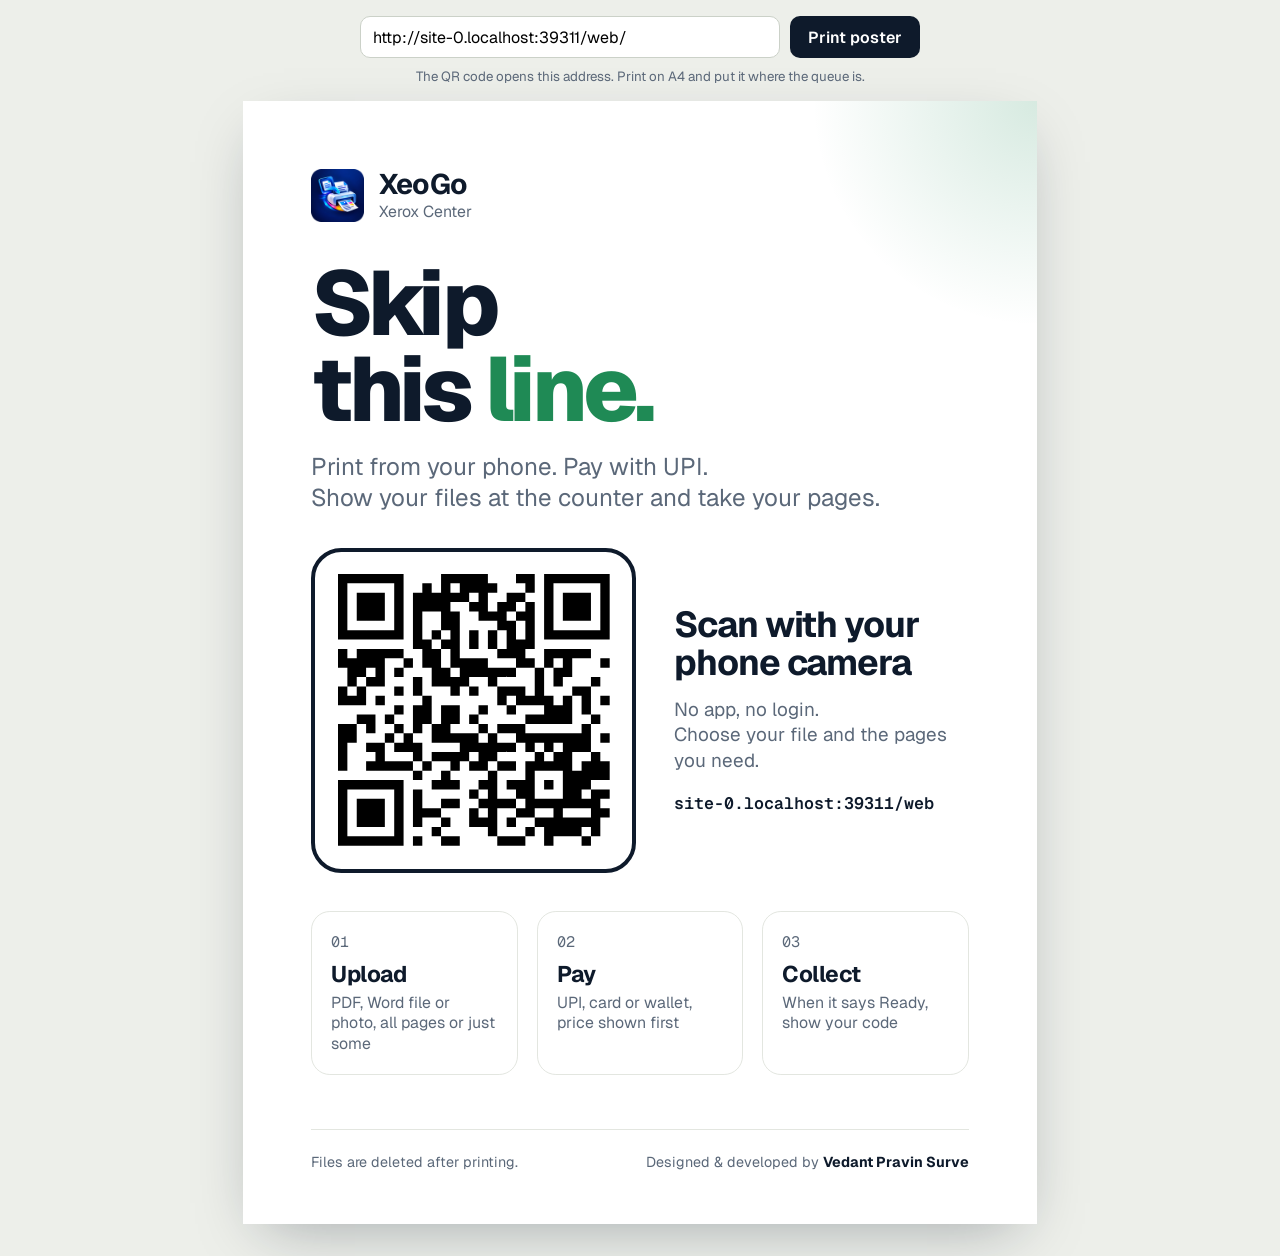
<file: web/poster.html>
<!DOCTYPE html>
<html lang="en">
<head>
<meta charset="utf-8">
<meta name="viewport" content="width=device-width, initial-scale=1">
<title>XeoGo · QR poster</title>
<meta name="robots" content="noindex">
<link rel="icon" href="favicon.png" type="image/png">
<link rel="preconnect" href="https://fonts.googleapis.com">
<link rel="preconnect" href="https://fonts.gstatic.com" crossorigin>
<link href="https://fonts.googleapis.com/css2?family=Geist:wght@400..800&family=Geist+Mono:wght@500..700&display=swap" rel="stylesheet">
<style>
/* A4 poster for the wall next to the Xerox queue: "Skip this line". Print it from the browser. */
:root { --ink: #0E1A2B; --muted: #5B6879; --line: #E3E6E0; --accent: #1F8A55; --bg: #EDEFEA; }
* { box-sizing: border-box; }
body { margin: 0; background: var(--bg); color: var(--ink); font-family: "Geist", system-ui, "Segoe UI", sans-serif; -webkit-font-smoothing: antialiased; }
.toolbar { display: flex; flex-wrap: wrap; gap: 10px; align-items: center; justify-content: center; padding: 16px; }
.toolbar input { width: min(420px, 90vw); height: 42px; padding: 0 12px; border: 1px solid #CBD1C8; border-radius: 10px; font: inherit; }
.toolbar button { height: 42px; padding: 0 18px; border-radius: 10px; border: 0; background: var(--ink); color: #fff; font: inherit; font-weight: 600; cursor: pointer; }
.toolbar small { width: 100%; text-align: center; color: var(--muted); }

.sheet { width: 210mm; height: 297mm; margin: 0 auto 32px; background: #fff; box-shadow: 0 20px 60px -20px rgba(14,26,43,.35);
         padding: 18mm 18mm 14mm; display: flex; flex-direction: column; overflow: hidden; position: relative; }
.head { display: flex; align-items: center; gap: 4mm; }
.head img { width: 14mm; height: 14mm; }
.head b { display: block; font-size: 7.5mm; letter-spacing: -.02em; line-height: 1.1; }
.head small { display: block; font-size: 4.2mm; color: var(--muted); }
h1 { font-size: 24mm; line-height: .95; letter-spacing: -.05em; margin: 10mm 0 5mm; font-weight: 800; }
h1 span { color: var(--accent); }
.lead { font-size: 6.4mm; color: var(--muted); margin: 0; line-height: 1.3; }
.qr-wrap { display: flex; align-items: center; gap: 10mm; margin: 9mm 0 0; }
.qr { width: 86mm; height: 86mm; padding: 6mm; border: 1.2mm solid var(--ink); border-radius: 8mm; flex: none; }
.qr svg { width: 100%; height: 100%; display: block; }
.scan b { display: block; font-size: 9.5mm; letter-spacing: -.03em; line-height: 1.05; }
.scan p { font-size: 5mm; color: var(--muted); margin: 4mm 0 0; line-height: 1.35; }
.url { font-family: "Geist Mono", monospace; font-size: 4.4mm; font-weight: 600; margin-top: 5mm; word-break: break-all; }
.steps { display: grid; grid-template-columns: repeat(3, 1fr); gap: 5mm; margin-top: 10mm; }
.step { border: .4mm solid var(--line); border-radius: 5mm; padding: 5mm; }
.step i { font-style: normal; font-family: "Geist Mono", monospace; font-size: 4mm; color: var(--muted); }
.step b { display: block; font-size: 6mm; margin-top: 2mm; letter-spacing: -.02em; }
.step span { font-size: 4.2mm; color: var(--muted); line-height: 1.3; display: block; margin-top: 1mm; }
.prices { display: flex; gap: 8mm; margin-top: 7mm; font-size: 5.2mm; }
.prices b { font-size: 7mm; letter-spacing: -.02em; }
.foot { margin-top: auto; padding-top: 6mm; border-top: .4mm solid var(--line); display: flex; justify-content: space-between; gap: 6mm;
        font-size: 3.8mm; color: var(--muted); }
.foot b { color: var(--ink); }
.band { position: absolute; top: 0; right: 0; width: 60mm; height: 60mm;
        background: radial-gradient(circle at 100% 0, rgba(31,138,85,.18), transparent 70%); pointer-events: none; }

@media screen and (max-width: 860px) { .sheet { transform: scale(.45); transform-origin: top center; margin-bottom: -160mm; } }
@page { size: A4; margin: 0; }
@media print {
  body { background: #fff; }
  .toolbar { display: none; }
  .sheet { margin: 0; box-shadow: none; -webkit-print-color-adjust: exact; print-color-adjust: exact; }
}
</style>
</head>
<body>
<div class="toolbar">
  <input id="url" aria-label="Website address in the QR code" spellcheck="false">
  <button id="printBtn" type="button">Print poster</button>
  <small>The QR code opens this address. Print on A4 and put it where the queue is.</small>
</div>

<div class="sheet">
  <div class="band"></div>
  <div class="head"><img src="logo.png" alt=""><div><b>XeoGo</b><small id="center">Xerox Center</small></div></div>

  <h1>Skip<br>this <span>line.</span></h1>
  <p class="lead">Print from your phone. Pay with UPI.<br>Show your files at the counter and take your pages.</p>

  <div class="qr-wrap">
    <div class="qr" id="qr" aria-label="QR code"></div>
    <div class="scan">
      <b>Scan with your<br>phone camera</b>
      <p>No app, no login.<br>Choose your file and the pages you need.</p>
      <div class="url" id="urlText"></div>
    </div>
  </div>

  <div class="steps">
    <div class="step"><i>01</i><b>Upload</b><span>PDF, Word file or photo, all pages or just some</span></div>
    <div class="step"><i>02</i><b>Pay</b><span>UPI, card or wallet, price shown first</span></div>
    <div class="step"><i>03</i><b>Collect</b><span>When it says Ready, show your code</span></div>
  </div>
  <div class="prices" id="prices"></div>

  <div class="foot">
    <span>Files are deleted after printing.</span>
    <span>Designed &amp; developed by <b>Vedant Pravin Surve</b></span>
  </div>
</div>

<script src="config.js"></script>
<script src="vendor/qrcode.js"></script>
<script src="js/poster.js"></script>
</body>
</html>
</file>
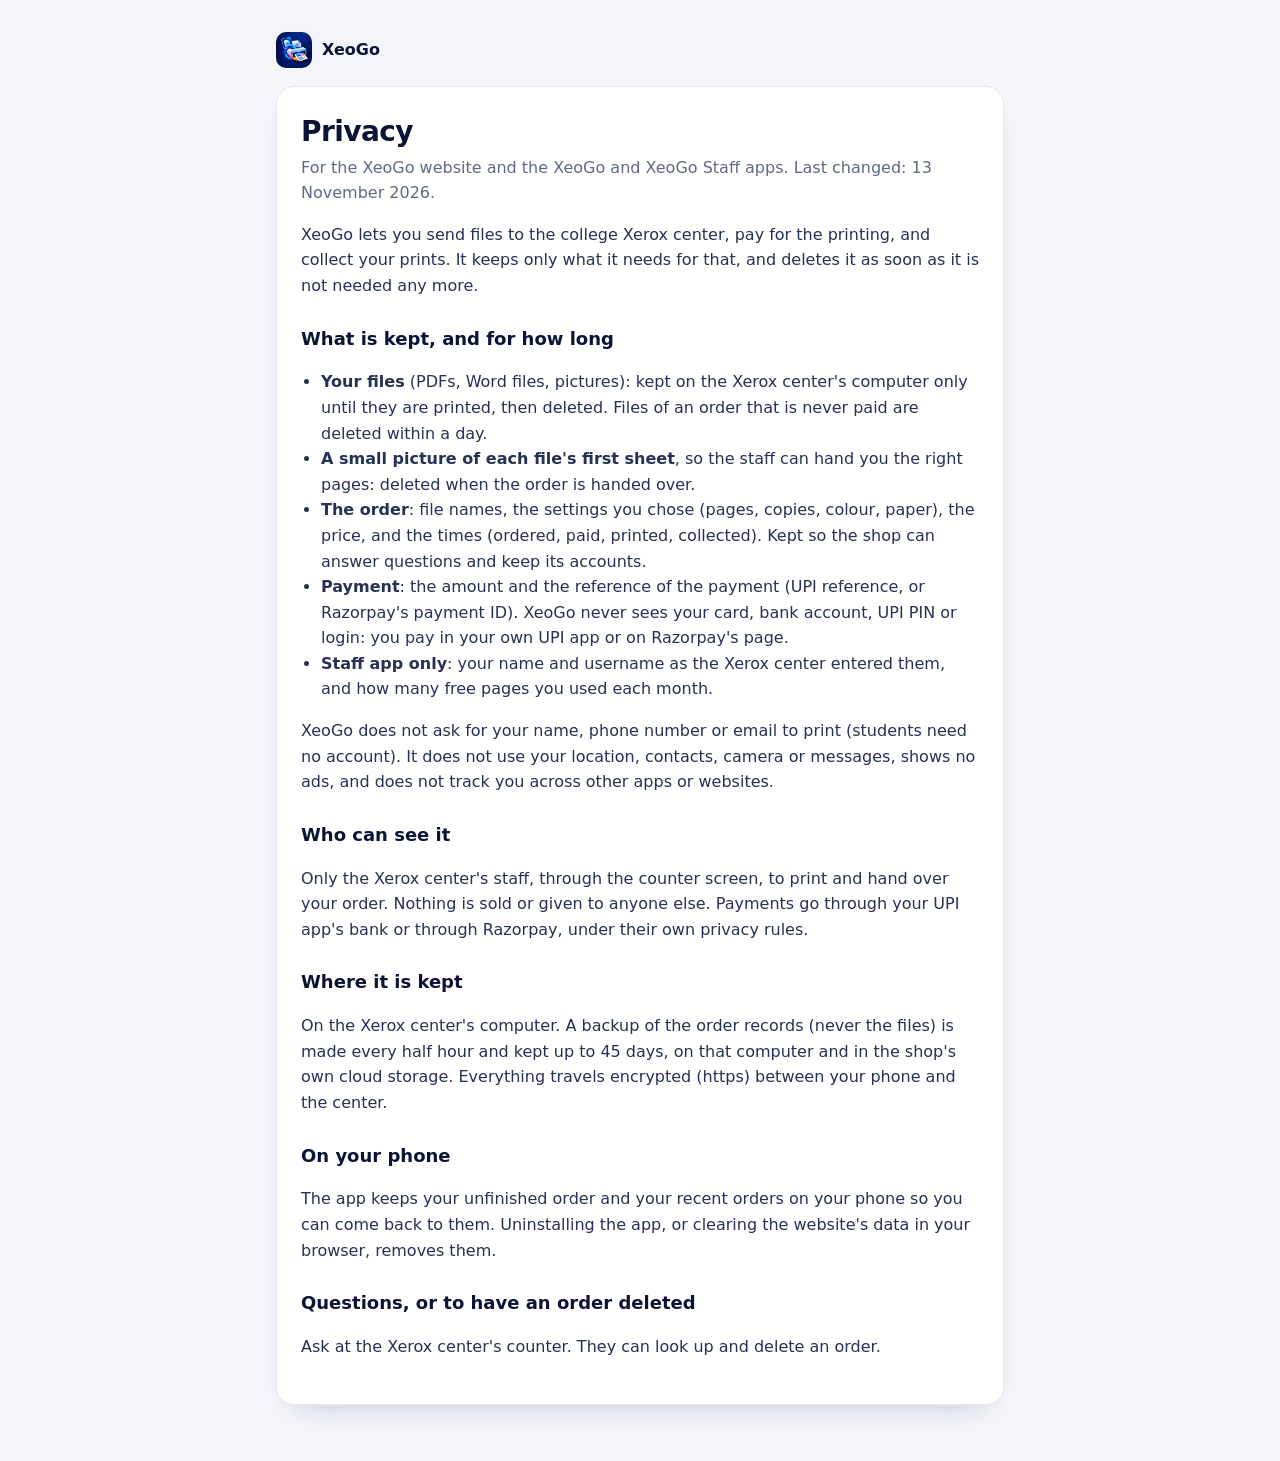
<file: web/privacy.html>
<!DOCTYPE html>
<html lang="en">
<head>
<meta charset="utf-8">
<meta name="viewport" content="width=device-width, initial-scale=1">
<title>XeoGo · Privacy</title>
<meta name="description" content="What XeoGo keeps about you, for how long, and why.">
<link rel="icon" href="favicon.png" type="image/png">
<style>
  :root { --ink: #0B1437; --soft: #5E6A85; --line: #E2E7F0; --paper: #F3F5FA; --brand: #2B59F3; }
  * { box-sizing: border-box; }
  body { margin: 0; background: var(--paper); color: var(--ink);
         font: 16px/1.6 system-ui, -apple-system, "Segoe UI", Roboto, sans-serif; }
  main { max-width: 760px; margin: 0 auto; padding: 32px 16px 56px; }
  .sheet { background: #fff; border: 1px solid var(--line); border-radius: 18px; padding: 28px 24px;
           box-shadow: 0 14px 30px -20px rgba(11, 20, 55, .3); }
  h1 { font-size: 28px; line-height: 1.2; margin: 0 0 6px; letter-spacing: -.02em; }
  h2 { font-size: 18px; margin: 26px 0 6px; }
  p, li { color: #263154; }
  .sub { color: var(--soft); margin: 0 0 8px; }
  ul { padding-left: 20px; }
  a { color: var(--brand); }
  .brand { display: flex; align-items: center; gap: 10px; margin-bottom: 18px; font-weight: 700; }
  .brand img { width: 36px; height: 36px; border-radius: 10px; }
</style>
</head>
<body>
<main>
  <div class="brand"><img src="logo.png" alt=""> XeoGo</div>
  <div class="sheet">
    <h1>Privacy</h1>
    <p class="sub">For the XeoGo website and the XeoGo and XeoGo Staff apps. Last changed: 13 November 2026.</p>

    <p>XeoGo lets you send files to the college Xerox center, pay for the printing, and collect your prints.
      It keeps only what it needs for that, and deletes it as soon as it is not needed any more.</p>

    <h2>What is kept, and for how long</h2>
    <ul>
      <li><b>Your files</b> (PDFs, Word files, pictures): kept on the Xerox center's computer only until they
        are printed, then deleted. Files of an order that is never paid are deleted within a day.</li>
      <li><b>A small picture of each file's first sheet</b>, so the staff can hand you the right pages: deleted
        when the order is handed over.</li>
      <li><b>The order</b>: file names, the settings you chose (pages, copies, colour, paper), the price, and the
        times (ordered, paid, printed, collected). Kept so the shop can answer questions and keep its accounts.</li>
      <li><b>Payment</b>: the amount and the reference of the payment (UPI reference, or Razorpay's payment ID).
        XeoGo never sees your card, bank account, UPI PIN or login: you pay in your own UPI app or on Razorpay's
        page.</li>
      <li><b>Staff app only</b>: your name and username as the Xerox center entered them, and how many free pages
        you used each month.</li>
    </ul>
    <p>XeoGo does not ask for your name, phone number or email to print (students need no account). It does not
      use your location, contacts, camera or messages, shows no ads, and does not track you across other apps
      or websites.</p>

    <h2>Who can see it</h2>
    <p>Only the Xerox center's staff, through the counter screen, to print and hand over your order. Nothing is
      sold or given to anyone else. Payments go through your UPI app's bank or through Razorpay, under their own
      privacy rules.</p>

    <h2>Where it is kept</h2>
    <p>On the Xerox center's computer. A backup of the order records (never the files) is made every half hour
      and kept up to 45 days, on that computer and in the shop's own cloud storage. Everything travels encrypted
      (https) between your phone and the center.</p>

    <h2>On your phone</h2>
    <p>The app keeps your unfinished order and your recent orders on your phone so you can come back to them.
      Uninstalling the app, or clearing the website's data in your browser, removes them.</p>

    <h2>Questions, or to have an order deleted</h2>
    <p>Ask at the Xerox center's counter. They can look up and delete an order.</p>
  </div>
</main>
</body>
</html>
</file>
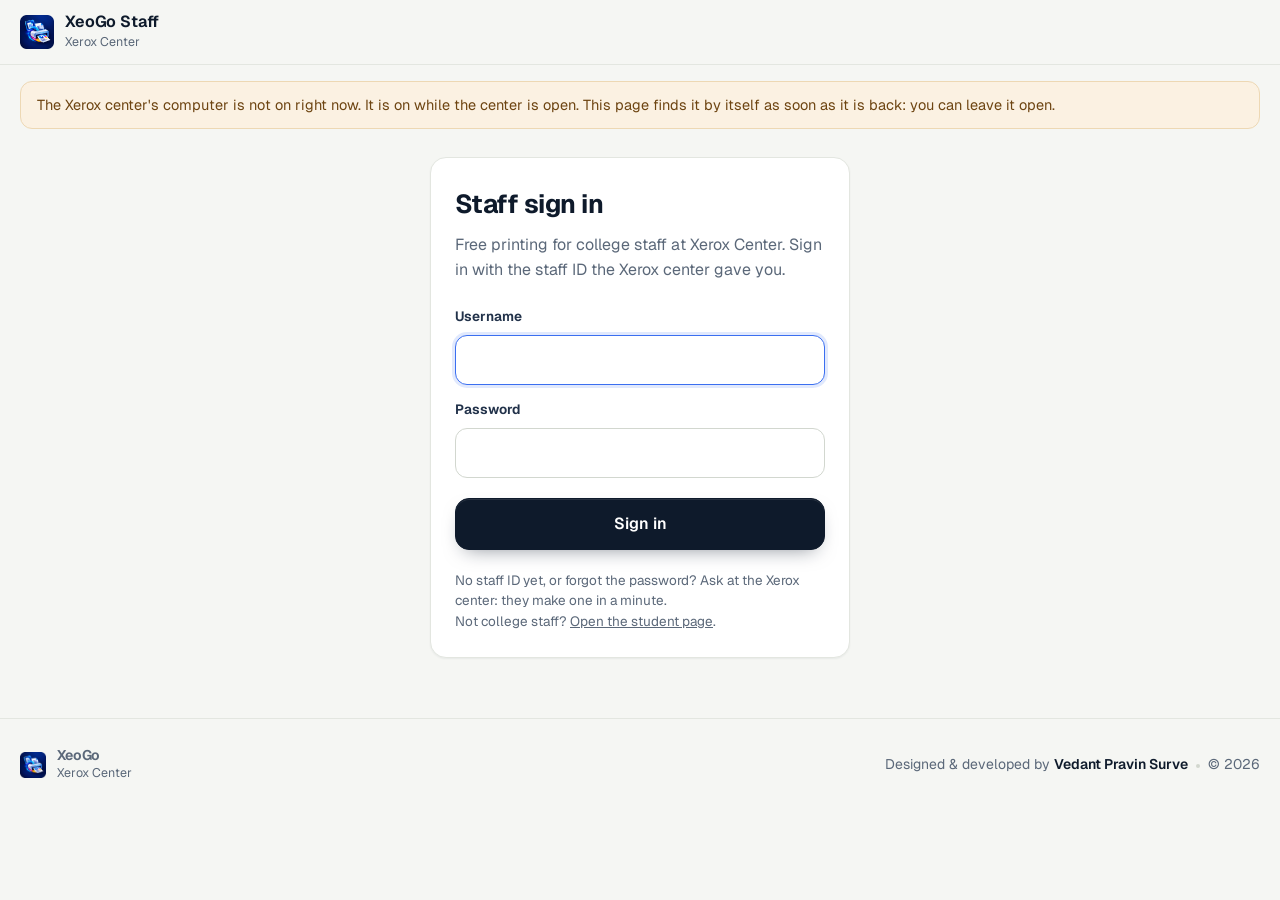
<file: web/staff.html>
<!DOCTYPE html>
<html lang="en" data-app="staff">
<head>
<meta charset="utf-8">
<meta name="viewport" content="width=device-width, initial-scale=1, viewport-fit=cover">
<title>XeoGo Staff · QuICK PrINT · Free printing for college staff</title>
<meta name="description" content="Free printing for college staff at the campus Xerox center: sign in with your staff ID, send your files from your desk, and collect them by showing your files. No payment, no code.">
<meta name="theme-color" content="#0E1A2B">
<meta name="author" content="Vedant Pravin Surve">
<meta property="og:type" content="website">
<meta property="og:title" content="XeoGo Staff · QuICK PrINT">
<meta property="og:description" content="Free printing for college staff. Sign in with your staff ID.">
<meta name="robots" content="noindex">
<meta property="og:image" content="icon-512.png">
<link rel="icon" href="favicon.png" type="image/png">
<link rel="apple-touch-icon" href="apple-touch-icon.png">
<link rel="manifest" href="staff.webmanifest">
<meta name="apple-mobile-web-app-capable" content="yes">
<meta name="apple-mobile-web-app-title" content="XeoGo Staff">
<link rel="preconnect" href="https://fonts.googleapis.com">
<link rel="preconnect" href="https://fonts.gstatic.com" crossorigin>
<link href="https://fonts.googleapis.com/css2?family=Geist:wght@400..700&family=Geist+Mono:wght@500..700&display=swap" rel="stylesheet">
<link rel="stylesheet" href="css/app.css">
</head>
<body data-step="choose">

<svg width="0" height="0" style="position:absolute" aria-hidden="true">
  <defs>
    <symbol id="i-upload" viewBox="0 0 24 24" fill="none" stroke="currentColor" stroke-width="2" stroke-linecap="round" stroke-linejoin="round"><path d="M12 16V4m0 0L7 9m5-5 5 5"/><path d="M4 15v3a2 2 0 0 0 2 2h12a2 2 0 0 0 2-2v-3"/></symbol>
    <symbol id="i-plus" viewBox="0 0 24 24" fill="none" stroke="currentColor" stroke-width="2.2" stroke-linecap="round"><path d="M12 5v14M5 12h14"/></symbol>
    <symbol id="i-x" viewBox="0 0 24 24" fill="none" stroke="currentColor" stroke-width="2.2" stroke-linecap="round"><path d="M6 6l12 12M18 6 6 18"/></symbol>
    <symbol id="i-check" viewBox="0 0 24 24" fill="none" stroke="currentColor" stroke-width="2.6" stroke-linecap="round" stroke-linejoin="round"><path d="M5 12.5 9.5 17 19 7.5"/></symbol>
    <symbol id="i-file" viewBox="0 0 24 24" fill="none" stroke="currentColor" stroke-width="1.8" stroke-linecap="round" stroke-linejoin="round"><path d="M14 3H7a2 2 0 0 0-2 2v14a2 2 0 0 0 2 2h10a2 2 0 0 0 2-2V8z"/><path d="M14 3v5h5"/></symbol>
    <symbol id="i-image" viewBox="0 0 24 24" fill="none" stroke="currentColor" stroke-width="1.8" stroke-linecap="round" stroke-linejoin="round"><rect x="3" y="4" width="18" height="16" rx="2"/><circle cx="9" cy="10" r="2"/><path d="m21 16-5-5-9 9"/></symbol>
    <symbol id="i-left" viewBox="0 0 24 24" fill="none" stroke="currentColor" stroke-width="2.2" stroke-linecap="round" stroke-linejoin="round"><path d="M15 18 9 12l6-6"/></symbol>
    <symbol id="i-right" viewBox="0 0 24 24" fill="none" stroke="currentColor" stroke-width="2.2" stroke-linecap="round" stroke-linejoin="round"><path d="m9 18 6-6-6-6"/></symbol>
    <symbol id="i-rotl" viewBox="0 0 24 24" fill="none" stroke="currentColor" stroke-width="2" stroke-linecap="round" stroke-linejoin="round"><path d="M3 12a9 9 0 1 0 3-6.7L3 8"/><path d="M3 3v5h5"/></symbol>
    <symbol id="i-rotr" viewBox="0 0 24 24" fill="none" stroke="currentColor" stroke-width="2" stroke-linecap="round" stroke-linejoin="round"><path d="M21 12a9 9 0 1 1-3-6.7L21 8"/><path d="M21 3v5h-5"/></symbol>
    <symbol id="i-retry" viewBox="0 0 24 24" fill="none" stroke="currentColor" stroke-width="2" stroke-linecap="round" stroke-linejoin="round"><path d="M21 12a9 9 0 1 1-2.6-6.4L21 8"/><path d="M21 3v5h-5"/></symbol>
    <symbol id="i-warn" viewBox="0 0 24 24" fill="none" stroke="currentColor" stroke-width="2" stroke-linecap="round" stroke-linejoin="round"><path d="M12 3 2 20h20z"/><path d="M12 10v4M12 17h.01"/></symbol>
    <symbol id="i-lock" viewBox="0 0 24 24" fill="none" stroke="currentColor" stroke-width="2" stroke-linecap="round" stroke-linejoin="round"><rect x="4" y="11" width="16" height="10" rx="2"/><path d="M8 11V7a4 4 0 0 1 8 0v4"/></symbol>
    <symbol id="i-up" viewBox="0 0 24 24" fill="none" stroke="currentColor" stroke-width="2.2" stroke-linecap="round" stroke-linejoin="round"><path d="m6 15 6-6 6 6"/></symbol>
    <symbol id="i-down" viewBox="0 0 24 24" fill="none" stroke="currentColor" stroke-width="2.2" stroke-linecap="round" stroke-linejoin="round"><path d="m6 9 6 6 6-6"/></symbol>
    <symbol id="i-copy" viewBox="0 0 24 24" fill="none" stroke="currentColor" stroke-width="2" stroke-linecap="round" stroke-linejoin="round"><rect x="8" y="8" width="12" height="12" rx="2"/><path d="M16 8V6a2 2 0 0 0-2-2H6a2 2 0 0 0-2 2v8a2 2 0 0 0 2 2h2"/></symbol>
    <symbol id="i-phone" viewBox="0 0 24 24" fill="none" stroke="currentColor" stroke-width="2" stroke-linecap="round" stroke-linejoin="round"><rect x="6" y="2.5" width="12" height="19" rx="2.5"/><path d="M11 18.5h2"/></symbol>
    <symbol id="i-clock" viewBox="0 0 24 24" fill="none" stroke="currentColor" stroke-width="2" stroke-linecap="round" stroke-linejoin="round"><circle cx="12" cy="12" r="9"/><path d="M12 7v5l3 2"/></symbol>
    <symbol id="i-qr" viewBox="0 0 24 24" fill="none" stroke="currentColor" stroke-width="2" stroke-linecap="round" stroke-linejoin="round"><rect x="3.5" y="3.5" width="6" height="6" rx="1"/><rect x="14.5" y="3.5" width="6" height="6" rx="1"/><rect x="3.5" y="14.5" width="6" height="6" rx="1"/><path d="M14.5 14.5h2v2h-2zM18.5 18.5h2v2h-2zM14.5 20.5h2M20.5 14.5v2"/></symbol>
  </defs>
</svg>

<header class="topbar">
  <div class="container">
    <a class="brand" href="./" aria-label="XeoGo home">
      <img src="logo.png" alt="">
      <span><b>XeoGo<span class="for-staff"> Staff</span></b><small id="centerName">Xerox Center</small></span>
    </a>
    <div class="top-actions">
      <button class="btn ghost sm hidden" id="installBtn" type="button"><svg><use href="#i-upload"/></svg>Install app</button>
      <div class="pill" id="printerChip" aria-live="polite"><span class="lamp"></span><span class="pill-text">Checking printers&hellip;</span></div>
    </div>
  </div>
</header>

<!-- College staff (staff.html): who is signed in, and the free pages left this month -->
<div class="staffbar for-staff hidden" id="staffBar">
  <div class="container">
    <span class="who" id="staffWho"></span>
    <span class="left" id="staffLeft" aria-live="polite"></span>
    <button class="linkish" id="signOutBtn" type="button">Sign out</button>
  </div>
</div>

<main class="container">
  <ol class="steps" aria-label="Steps">
    <li data-s="setup">1. Add &amp; set up</li><li data-s="review">2. Review &amp; <span class="for-student">pay</span><span class="for-staff">print</span></li><li data-s="status">3. Collect</li>
  </ol>

  <div id="globalError" class="alert hidden" role="alert"></div>

  <!-- ============================== STAFF SIGN-IN (staff.html only) ============================== -->
  <section id="s-login" class="hidden">
    <form class="card login" id="loginForm" autocomplete="on">
      <h1>Staff sign in</h1>
      <p class="sub">Free printing for college staff at <span data-center>Xerox Center</span>. Sign in with the staff ID
        the Xerox center gave you.</p>
      <label class="field-label" for="loginUser">Username</label>
      <input class="text-input" id="loginUser" name="username" autocomplete="username" autocapitalize="none" autocorrect="off" spellcheck="false" maxlength="60" required>
      <label class="field-label" for="loginPass">Password</label>
      <input class="text-input" id="loginPass" name="password" type="password" autocomplete="current-password" maxlength="60" required>
      <p id="loginError" class="notice stop hidden" role="alert"></p>
      <button class="btn lg block" id="loginBtn" type="submit">Sign in</button>
      <p class="login-help">No staff ID yet, or forgot the password? Ask at the Xerox center: they make one in a minute.<br>
        Not college staff? <a href="./">Open the student page</a>.</p>
    </form>
  </section>

  <!-- ============================== LANDING ============================== -->
  <section id="s-choose">
    <div class="hero">
      <div>
        <span class="eyebrow"><span class="lamp ready"></span><span><span data-center>Xerox Center</span> &middot; online printing</span></span>
        <h1 class="for-student">Print from your phone.<br><span>Skip the queue.</span></h1>
        <h1 class="for-staff">Staff printing.<br><span>Free, from your desk.</span></h1>
        <p class="lead for-student">Add all your PDFs, Word files and photos at once, choose pages, sides, paper and copies for each, and pay with UPI.
          Your files stay on your phone: show them at the counter and take your prints.</p>
        <p class="lead for-staff">Add all your PDFs, Word files and photos at once, choose pages, sides, paper and copies for each, and press
          Print. Nothing to pay: it comes from your free pages for the month. Show your files at the counter and take your prints.</p>
        <ul class="trust">
          <li><svg><use href="#i-check"/></svg>Many files in one order</li>
          <li class="for-student"><svg><use href="#i-check"/></svg>See every page before paying</li>
          <li class="for-staff"><svg><use href="#i-check"/></svg>See every page before printing</li>
          <li class="for-student"><svg><use href="#i-check"/></svg>Pay only for the pages you pick</li>
          <li class="for-staff"><svg><use href="#i-check"/></svg><span data-staff-pages>Free</span> free pages every month</li>
          <li class="for-student"><svg><use href="#i-check"/></svg>No account &middot; files deleted after printing</li>
          <li class="for-staff"><svg><use href="#i-check"/></svg>Only your staff ID &middot; files deleted after printing</li>
        </ul>
      </div>

      <div class="upload">
        <label class="drop" id="drop" for="fileInput">
          <span class="drop-icon"><svg><use href="#i-upload"/></svg></span>
          <strong>Add files to print</strong>
          <span class="muted">Drop them here, or choose several at once</span>
          <span class="btn fake-btn">Choose files</span>
          <span class="chips"><span class="chip">PDF</span><span class="chip">Word</span><span class="chip">JPG</span><span class="chip">PNG</span><span class="chip-note">up to <span data-maxmb>50</span> MB each</span></span>
          <input id="fileInput" type="file" class="sr-only" multiple accept=".pdf,.docx,.png,.jpg,.jpeg,application/pdf,image/png,image/jpeg,application/vnd.openxmlformats-officedocument.wordprocessingml.document">
        </label>
        <div class="upload-foot">
          <span><svg><use href="#i-lock"/></svg>Private: only the Xerox center can print them</span>
          <span class="for-student">You see the price before paying</span>
          <span class="for-staff">You see the pages it takes before printing</span>
        </div>
      </div>
    </div>

    <div class="section hidden" id="recentBox">
      <div class="section-head"><div><h2><span class="for-student">Your orders</span><span class="for-staff">Your prints</span></h2>
        <p class="sub"><span class="for-student">On this device. Tap one to see how far it is, and to collect it.</span><span class="for-staff">On every device signed in with your staff ID. Tap one to see how far it is, and to collect it.</span></p></div></div>
      <div class="recent-list" id="recentList"></div>
    </div>

    <div class="section">
      <div class="section-head"><div><h2>How it works</h2><p class="sub">Your prints wait for you, not the other way round.</p></div></div>
      <div class="how">
        <div class="card"><span class="n">01</span>
          <div class="ico"><svg><use href="#i-upload"/></svg></div>
          <h3>Add your files</h3><p>All of them at once. For each: which pages, copies, colour or B/W, one- or two-sided, paper size and more.</p></div>
        <div class="card"><span class="n">02</span>
          <div class="ico"><svg><use href="#i-lock"/></svg></div>
          <h3><span class="for-student">Check &amp; pay</span><span class="for-staff">Check &amp; print</span></h3>
          <p class="for-student">See a preview of every sheet and the exact price, then pay with UPI, card or wallet.</p>
          <p class="for-staff">See a preview of every sheet and how many of your free pages it takes, then press Print.</p></div>
        <div class="card"><span class="n">03</span>
          <div class="ico"><svg><use href="#i-check"/></svg></div>
          <h3>Collect</h3><p>When your order says Ready, open it at the counter and show your files. Staff see the same files and hand you the pages.</p></div>
      </div>
    </div>

    <div class="section for-staff">
      <div class="section-head"><div><h2>Your free pages</h2><p class="sub">One printed side is one page: a two-sided sheet is two pages.
        They start again on the 1st of every month.</p></div></div>
      <div class="prices">
        <div class="card price"><span class="swatch bw"></span><span class="what">Left this month<span id="staffMonth">&nbsp;</span></span><b id="staffLeftBig">&ndash;</b><small id="staffOfBig"></small></div>
      </div>
      <p class="price-extra" id="staffRules"></p>
    </div>

    <div class="section for-student">
      <div class="section-head"><div><h2>Prices</h2><p class="sub">Per printed side. A two-sided sheet is two sides. No hidden charges.</p></div></div>
      <div class="prices">
        <div class="card price"><span class="swatch bw"></span><span class="what">Black &amp; white<span>Notes, assignments, forms</span></span><b id="priceBw">&ndash;</b><small>/side</small></div>
        <div class="card price"><span class="swatch color"></span><span class="what">Colour<span>Photos, charts, covers</span></span><b id="priceColor">&ndash;</b><small>/side</small></div>
      </div>
      <p class="price-extra" id="priceExtra"></p>
    </div>

    <div class="section">
      <div class="section-head"><div><h2>Questions</h2></div></div>
      <div class="card faq">
        <details><summary>Can I print several files in one order?</summary>
          <p>Yes. Add as many PDFs, Word files and photos as you like, at once or one after another, and set each one up on its own:
            which pages, how many copies, colour or black &amp; white, one- or two-sided, paper size, pages per sheet and more.
            <span class="for-student">You pay once and collect everything together.</span><span class="for-staff">You press Print once and collect everything together.</span></p></details>
        <details class="for-staff"><summary>How many pages can I print?</summary>
          <p>Your free pages for the month are shown at the top. One printed side is one page, so a two-sided sheet counts as
            two. The count starts again on the 1st of every month. Pages that did not print, or that the Xerox center cancelled,
            are not counted.</p></details>
        <details><summary>Can I print only some pages of a big PDF?</summary>
          <p>Yes. Tap the pages you want on the thumbnails, or type them, for example <code>3, 7, 10-12</code>. <span class="for-student">You only pay for those pages.</span><span class="for-staff">Only those pages are counted.</span></p></details>
        <details><summary>Why are some options missing or marked?</summary>
          <p>You only see what the printers at the Xerox center can really do right now. If an option only works with another
            choice (for example two-sided only in black &amp; white), it says so, and picking it changes the other choice for you.</p></details>
        <details><summary>Will my photo be stretched?</summary>
          <p>Never. Photos keep their proportions: <b>Fit</b> shows the whole photo, <b>Fill</b> covers the page and trims the edges.
            The preview shows exactly what the paper will look like.</p></details>
        <details><summary>How do I collect my prints?</summary>
          <p><span class="for-student">After you pay</span><span class="for-staff">After you press Print</span>, your order shows a picture of every file and the time it will be ready. At the counter, open the order
            on <span class="for-student">this phone</span><span class="for-staff">your phone</span> and tap <b>I&rsquo;m at the counter</b>: your files appear on the Xerox center&rsquo;s screen and they hand you the
            pages that look the same. There is no code to remember or type.</p></details>
        <details class="for-student"><summary>Can a friend collect for me?</summary>
          <p>The order opens only on the phone that made it. Give that phone to your friend, or collect later:
            your prints wait for you at the counter.</p></details>
        <details class="for-staff"><summary>I sent it from the computer. Can I collect with my phone?</summary>
          <p>Yes. Sign in with the same staff ID on your phone (this page, or the staff app): everything you sent is under
            <b>Your prints</b>. Keep your staff ID to yourself: every page printed with it counts as yours.</p></details>
        <details><summary>What if my phone has no internet at the counter?</summary>
          <p>Your order still opens and shows your files. Tell the staff the file&rsquo;s name: they find the order on their
            screen and hand you the pages.</p></details>
        <details class="for-student"><summary>Do I need to sign up?</summary>
          <p>No. Your order is saved on this phone or laptop: open this page again on the same device to see it.</p></details>
        <details class="for-staff"><summary>How do I get a staff ID, or a new password?</summary>
          <p>At the Xerox center. They make your staff ID: a username and a password, nothing else. Forgot the password?
            They make a new one in a minute; the old one then stops working everywhere.</p></details>
        <details><summary>Are my files private?</summary>
          <p>Files are stored privately, can only be downloaded by the Xerox center printer, and are deleted after printing.
            Until you collect, a small picture of each file&rsquo;s first page is kept so staff can match your pages.</p></details>
        <details class="for-student"><summary>Something went wrong after I paid?</summary>
          <p>Your payment is safe. Show your order at the counter: staff will print it again or refund you.</p></details>
        <details class="for-staff"><summary>Something went wrong with a print?</summary>
          <p>Show your order at the counter: they will print it again. Pages that did not print are not counted.</p></details>
      </div>
    </div>
  </section>

  <!-- ============================== WORKSPACE ============================== -->
  <section id="s-setup" class="hidden">
    <div class="ws-head">
      <div>
        <h1>Your files</h1>
        <p class="sub" id="wsSub">Set up each file, then review your order.</p>
      </div>
      <label class="btn ghost" for="addInput"><svg><use href="#i-plus"/></svg>Add files
        <input id="addInput" type="file" class="sr-only" multiple accept=".pdf,.docx,.png,.jpg,.jpeg,application/pdf,image/png,image/jpeg,application/vnd.openxmlformats-officedocument.wordprocessingml.document"></label>
    </div>

    <div class="workspace">
      <aside class="queue" aria-label="Files in this order">
        <div class="queue-top" id="queueTop" aria-live="polite"></div>
        <div class="queue-list" id="queueList"></div>
        <label class="queue-add" for="addInput2"><svg><use href="#i-plus"/></svg><span>Add more files<small>or drop them anywhere</small></span>
          <input id="addInput2" type="file" class="sr-only" multiple accept=".pdf,.docx,.png,.jpg,.jpeg,application/pdf,image/png,image/jpeg,application/vnd.openxmlformats-officedocument.wordprocessingml.document"></label>
      </aside>

      <div class="editor" id="editor" aria-label="File settings">
        <div class="editor-head">
          <button class="icon-btn phone-only" id="edClose" type="button" aria-label="Back to all files"><svg><use href="#i-left"/></svg></button>
          <div class="ed-title">
            <div class="ed-name" id="edName"></div>
            <div class="ed-meta" id="edMeta"></div>
          </div>
          <div class="ed-nav">
            <button class="icon-btn" id="edPrev" type="button" aria-label="Previous file"><svg><use href="#i-left"/></svg></button>
            <span id="edPos"></span>
            <button class="icon-btn" id="edNext" type="button" aria-label="Next file"><svg><use href="#i-right"/></svg></button>
          </div>
        </div>
        <div class="editor-body">
          <div class="preview-panel">
            <div class="pv-tabs" role="tablist">
              <button role="tab" id="tabPreview" class="on" aria-selected="true" type="button">Print preview</button>
              <button role="tab" id="tabPages" aria-selected="false" type="button">Choose pages</button>
            </div>
            <div class="pv-stage" id="pvStage">
              <canvas id="sheetCanvas" aria-label="Preview of the printed sheet"></canvas>
              <div class="pv-empty hidden" id="pvEmpty"></div>
            </div>
            <div class="pv-foot" id="pvFoot">
              <button class="icon-btn" id="sheetPrev" type="button" aria-label="Previous sheet"><svg><use href="#i-left"/></svg></button>
              <span id="sheetLabel"></span>
              <button class="icon-btn" id="sheetNext" type="button" aria-label="Next sheet"><svg><use href="#i-right"/></svg></button>
            </div>
            <div class="pages-panel hidden" id="pagesPanel">
              <div class="pages-bar">
                <span id="pagesBarText"></span>
                <span class="quick">
                  <button type="button" data-quick="all">All</button><button type="button" data-quick="none">None</button><button type="button" data-quick="odd">Odd</button>
                  <button type="button" data-quick="even">Even</button><button type="button" data-quick="invert">Invert</button>
                </span>
              </div>
              <div class="pages-grid" id="pagesGrid"></div>
            </div>
          </div>

          <div class="settings-panel" id="settingsPanel"></div>
        </div>
        <div class="editor-foot phone-only">
          <div><b id="edPrice">&ndash;</b><small id="edPriceSub"></small></div>
          <button class="btn" id="edDone" type="button">Done</button>
        </div>
      </div>
    </div>

    <div class="checkout-bar" id="checkoutBar">
      <div class="container">
        <div class="cb-sum"><b id="cbTotal">&ndash;</b><span id="cbDetail"></span></div>
        <div class="cb-go">
          <button class="cb-why" id="cbWhy" type="button"></button>
          <button class="btn lg" id="reviewBtn" type="button">Review order</button>
        </div>
      </div>
    </div>
  </section>

  <!-- ============================== REVIEW & PAY ============================== -->
  <section id="s-review" class="hidden">
    <div class="rv-head">
      <div>
        <h1><span class="for-student">Review and pay</span><span class="for-staff">Review and print</span></h1>
        <p class="sub">Checked by the Xerox center. This is exactly what will be printed.</p>
      </div>
      <button class="btn ghost" id="editBtn" type="button"><svg><use href="#i-left"/></svg>Change something</button>
    </div>
    <div class="review">
      <div class="rv-docs" id="rvDocs"></div>
      <aside class="card rv-pay">
        <h2><span class="for-student">Order total</span><span class="for-staff">This order</span></h2>
        <div class="rv-lines" id="rvLines"></div>
        <div class="rv-total"><span><span class="for-student">Total</span><span class="for-staff">From your free pages</span></span><b id="rvTotal">&ndash;</b></div>
        <p id="rvNote" class="rv-note"></p>
        <p id="offlineNote" class="notice hidden"></p>
        <p id="demoNote" class="notice hidden">Test mode: no real money is taken.</p>
        <p id="payError" class="notice stop hidden" role="alert"></p>
        <button class="btn lg block" id="payBtn" type="button">Pay</button>
        <div class="secure"><svg><use href="#i-lock"/></svg><span id="secureText">Secure payment by Razorpay &middot; UPI, cards, wallets</span></div>
        <div class="change"><button class="linkish" id="cancelBtn" type="button">Cancel this order</button></div>
      </aside>
    </div>
  </section>

  <!-- ============================== PAY WITH UPI (XeoGo Pay) ============================== -->
  <section id="s-pay" class="hidden">
    <div class="pay">
      <div class="pay-card">
        <div class="pay-top">
          <div class="label">Pay with UPI</div>
          <div class="pay-amount" id="upAmount">&ndash;</div>
          <div class="pay-to">to <b id="upName">&ndash;</b></div>
          <button class="vpa" id="upVpaBtn" type="button" title="Copy the UPI ID"><span id="upVpa">&ndash;</span><svg><use href="#i-copy"/></svg></button>
          <p class="pay-tag" id="upTag"></p>
        </div>
        <div class="pay-body">
          <div class="pay-apps" id="upAppsBox">
            <a class="btn lg block" id="upOpen" href="#"><svg><use href="#i-phone"/></svg><span id="upOpenText">Pay with a UPI app</span></a>
            <p class="pay-hint" id="upOpenHint">Your phone shows the UPI apps on it. Pick one: the amount is filled in.</p>
            <div class="app-row" id="upApps"></div>
          </div>
          <div class="pay-qr" id="upQrBox">
            <div class="qr" id="upQr" role="img" aria-label="UPI QR code for this payment"></div>
            <p class="qr-note">Scan with any UPI app: Google Pay, PhonePe, Paytm, BHIM or your bank's app.</p>
          </div>
          <button class="linkish qr-toggle" id="upQrToggle" type="button"><svg><use href="#i-qr"/></svg>Pay from another phone (QR code)</button>

          <div class="pay-wait" id="upWait" aria-live="polite">
            <span class="spinner" aria-hidden="true"></span>
            <div><b id="upWaitTitle">Waiting for your payment</b><span id="upWaitText"></span></div>
          </div>
          <div class="pay-success hidden" id="upSuccess" role="status">
            <span class="tick"><svg><use href="#i-check"/></svg></span>
            <b>Payment successful</b>
            <span>Your files are going to the printer…</span>
          </div>
          <button class="linkish hidden help-link" id="upHelpLink" type="button">Paid, but nothing happens?</button>
          <div class="pay-done hidden" id="upDone">
            <h3 id="upDoneTitle">After paying</h3>
            <label class="field-label" for="upRef">UPI reference number <span class="opt" id="upRefOpt">(optional)</span></label>
            <input class="ref-input" id="upRef" inputmode="numeric" autocomplete="off" maxlength="16" placeholder="e.g. 6273 1234 5678">
            <p class="field-hint">On your UPI app's receipt, called UTR, UPI Ref No. or UPI transaction ID.</p>
            <p id="upError" class="notice stop hidden" role="alert"></p>
            <button class="btn lg block go" id="upPaid" type="button">I have paid</button>
          </div>
        </div>
      </div>
      <div class="pay-foot">
        <div class="secure"><svg><use href="#i-lock"/></svg>XeoGo Pay &middot; straight to the Xerox center's account</div>
        <button class="linkish" id="upBack" type="button">Back to the summary</button>
      </div>
    </div>
  </section>

  <!-- ============================== COLLECT: your files, shown at the counter ============================== -->
  <section id="s-status" class="hidden">
    <div class="pass" id="pass">
      <div class="pass-top">
        <div class="label"><span data-center>Xerox Center</span> &middot; your prints</div>
        <div class="state" aria-live="polite"><span class="lamp" id="tLamp"></span><span id="tStage"></span></div>
        <p class="pass-when" id="tWhen"></p>
      </div>
      <div class="pass-here hidden" id="hereBox" role="status">
        <span class="tick"><svg><use href="#i-check"/></svg></span>
        <div><b>Show this screen to the staff</b><span id="hereText">They can see your order on their screen now.</span></div>
        <span class="clock" id="hereClock" aria-hidden="true"></span>
      </div>
      <div class="pass-view" id="passView" aria-label="Your files">
        <button class="icon-btn" id="passPrev" type="button" aria-label="Previous file"><svg><use href="#i-left"/></svg></button>
        <figure class="pass-sheet" id="passSheet"></figure>
        <button class="icon-btn" id="passNext" type="button" aria-label="Next file"><svg><use href="#i-right"/></svg></button>
      </div>
      <div class="pass-cap" id="passCap"></div>
      <div class="pass-thumbs" id="passThumbs"></div>
      <div class="pass-body">
        <p class="msg" id="tMessage"></p>
        <p class="notice hidden" id="tOffline"></p>
        <button class="btn lg block go hidden" id="hereBtn" type="button">I&rsquo;m at the counter</button>
        <button class="linkish hidden" id="leaveBtn" type="button">I&rsquo;m not at the counter any more</button>
        <ul class="track" id="track"></ul>
        <ul class="t-docs" id="tDocs"></ul>
        <p class="details" id="tDetails"></p>
        <div class="ticket-actions">
          <button class="btn block hidden" id="tPayBtn" type="button">Show payment details</button>
          <button class="btn ghost hidden" id="notifyBtn" type="button">Notify me when ready</button>
          <button class="btn ghost for-student" id="shareBtn" type="button">Tell a friend</button>
          <button class="btn block" id="newBtn" type="button">Print more files</button>
        </div>
        <p class="notify-note" id="notifyNote"></p>
      </div>
    </div>
  </section>
</main>

<footer class="footer">
  <div class="container">
    <a class="brand" href="./"><img src="logo.png" alt=""><span><b>XeoGo</b><small data-center>Xerox Center</small></span></a>
    <span class="credit">Designed &amp; developed by <b>Vedant Pravin Surve</b><span class="dot"></span><span style="white-space:nowrap">&copy; <span id="year">2026</span></span></span>
  </div>
</footer>

<div class="drop-overlay hidden" id="dropOverlay" aria-hidden="true">
  <div><svg><use href="#i-upload"/></svg><b>Drop to add</b><span>PDF, Word, JPG and PNG files</span></div>
</div>
<div class="toasts" id="toasts" aria-live="polite"></div>

<script src="config.js"></script>
<script src="js/print-core.js"></script>
<script src="js/upi-pay.js"></script>
<script src="js/app.js"></script>
</body>
</html>
</file>
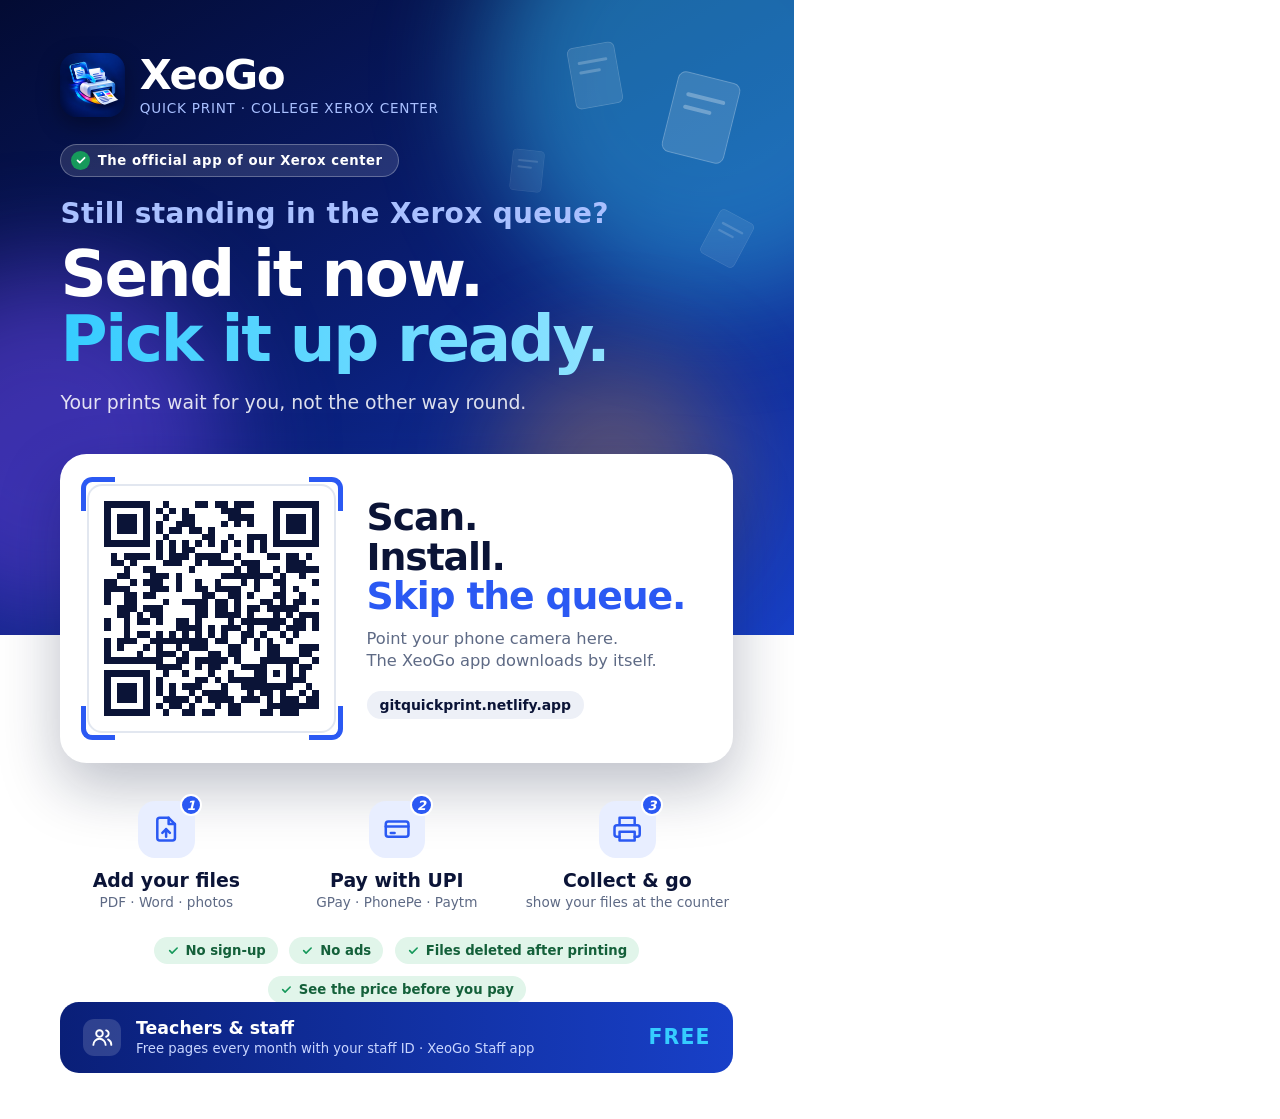
<file: branding/poster/poster-a4.html>
<!DOCTYPE html>
<html lang="en">
<head>
<meta charset="utf-8">
<title>XeoGo poster (A4)</title>
<style>
  @page { size: A4; margin: 0; }
  * { box-sizing: border-box; margin: 0; padding: 0; }
  html, body { width: 210mm; height: 296mm; overflow: hidden; }
  body {
    font-family: "Segoe UI Variable Display", "Segoe UI", system-ui, sans-serif; color: #0B1437;
    -webkit-print-color-adjust: exact; print-color-adjust: exact; background: #fff; overflow: hidden;
  }
  .page { position: relative; width: 210mm; height: 296mm; overflow: hidden; page-break-after: avoid; break-after: avoid; }

  /* ---------- the night-blue top ---------- */
  .top {
    position: absolute; inset: 0 0 auto 0; height: 168mm; color: #fff; overflow: hidden;
    background: linear-gradient(150deg, #030B33 0%, #0A1F78 52%, #1840C8 100%);
  }
  .glow { position: absolute; border-radius: 50%; filter: blur(14mm); }
  .g1 { width: 120mm; height: 120mm; right: -38mm; top: -40mm; background: rgba(53, 204, 255, .45); }
  .g2 { width: 95mm; height: 95mm; left: -35mm; top: 70mm; background: rgba(122, 77, 255, .45); }
  .g3 { width: 60mm; height: 60mm; right: 18mm; top: 95mm; background: rgba(255, 166, 43, .30); }
  /* sheets of paper flying out of the corner, as in the logo */
  .sheet { position: absolute; width: 17mm; height: 22mm; border-radius: 2.2mm; background: rgba(255, 255, 255, .13);
           border: .35mm solid rgba(255, 255, 255, .22); }
  .sheet::before, .sheet::after { content: ""; position: absolute; left: 3mm; right: 3mm; height: 1.1mm; border-radius: 1mm;
           background: rgba(255, 255, 255, .28); }
  .sheet::before { top: 5mm; } .sheet::after { top: 8.5mm; right: 6mm; }
  .s1 { right: 16mm; top: 20mm; transform: rotate(14deg); }
  .s2 { right: 44mm; top: 9mm; transform: rotate(-10deg) scale(.75); opacity: .8; }
  .s3 { right: 9mm; top: 52mm; transform: rotate(28deg) scale(.6); opacity: .6; }
  .s4 { right: 62mm; top: 34mm; transform: rotate(6deg) scale(.5); opacity: .5; }

  .brand { position: absolute; left: 16mm; top: 14mm; display: flex; align-items: center; gap: 4mm; }
  .brand img { width: 17mm; height: 17mm; border-radius: 4.5mm; box-shadow: 0 2mm 6mm rgba(0, 0, 0, .35); }
  .brand b { display: block; font-size: 11mm; line-height: 1; letter-spacing: -.3mm; }
  .brand span { display: block; font-size: 3.6mm; color: #A9C0FF; margin-top: 1.2mm; letter-spacing: .2mm; }

  .official { position: absolute; left: 16mm; top: 38mm; display: inline-flex; align-items: center; gap: 2mm;
              padding: 1.6mm 4mm 1.6mm 2.6mm; border-radius: 10mm; background: rgba(255, 255, 255, .12);
              border: .3mm solid rgba(255, 255, 255, .28); font-size: 3.5mm; font-weight: 600; letter-spacing: .15mm; }
  .official i { width: 5mm; height: 5mm; border-radius: 50%; background: #16995B; display: grid; place-items: center; }
  .official i svg { width: 3.2mm; height: 3.2mm; }

  .hook { position: absolute; left: 16mm; right: 16mm; top: 52mm; }
  .hook .q { font-size: 7.4mm; font-weight: 600; color: #A9C0FF; letter-spacing: .1mm; }
  .hook h1 { font-size: 17mm; line-height: 1.02; font-weight: 800; letter-spacing: -.6mm; margin-top: 3mm; }
  .hook h1 em { font-style: normal; background: linear-gradient(90deg, #35CCFF, #8FE3FF); -webkit-background-clip: text;
                background-clip: text; color: transparent; }
  .hook p { font-size: 5mm; color: rgba(255, 255, 255, .86); margin-top: 5mm; }

  /* ---------- the QR card, half over the blue ---------- */
  .card { position: absolute; left: 16mm; right: 16mm; top: 120mm; height: 82mm; background: #fff; border-radius: 7mm;
          box-shadow: 0 6mm 16mm rgba(11, 20, 55, .28); display: flex; align-items: center; padding: 7mm; gap: 8mm; }
  .qr { flex: none; width: 66mm; height: 66mm; padding: 4mm; border-radius: 4mm; border: .6mm solid #E2E7F0; background: #fff;
        position: relative; }
  .qr img { width: 100%; height: 100%; display: block; image-rendering: pixelated; }
  .corner { position: absolute; width: 9mm; height: 9mm; border: 1.4mm solid #2B59F3; }
  .c1 { left: -2.2mm; top: -2.2mm; border-right: 0; border-bottom: 0; border-radius: 3mm 0 0 0; }
  .c2 { right: -2.2mm; top: -2.2mm; border-left: 0; border-bottom: 0; border-radius: 0 3mm 0 0; }
  .c3 { left: -2.2mm; bottom: -2.2mm; border-right: 0; border-top: 0; border-radius: 0 0 0 3mm; }
  .c4 { right: -2.2mm; bottom: -2.2mm; border-left: 0; border-top: 0; border-radius: 0 0 3mm 0; }
  .scan { flex: 1; }
  .scan .big { font-size: 10mm; font-weight: 800; line-height: 1.05; letter-spacing: -.3mm; }
  .scan .big span { color: #2B59F3; }
  .scan .sub { font-size: 4.3mm; color: #5E6A85; margin-top: 3mm; line-height: 1.35; }
  .scan .url { display: inline-block; margin-top: 5mm; font-size: 3.7mm; font-weight: 600; color: #0B1437; background: #EDF0F7;
               padding: 1.6mm 3.4mm; border-radius: 10mm; }

  /* ---------- three steps ---------- */
  .steps { position: absolute; left: 16mm; right: 16mm; top: 212mm; display: grid; grid-template-columns: repeat(3, 1fr); gap: 5mm; }
  .step { text-align: center; }
  .step .ic { width: 15mm; height: 15mm; margin: 0 auto; border-radius: 4.5mm; background: #E8EEFF; display: grid; place-items: center;
              position: relative; }
  .step .ic svg { width: 8mm; height: 8mm; }
  .step .n { position: absolute; right: -2mm; top: -2mm; width: 6mm; height: 6mm; border-radius: 50%; background: #2B59F3; color: #fff;
             font-size: 3.4mm; font-weight: 700; display: grid; place-items: center; border: .7mm solid #fff; }
  .step b { display: block; font-size: 5mm; margin-top: 3mm; }
  .step span { display: block; font-size: 3.6mm; color: #5E6A85; margin-top: .8mm; }
  .arrow { position: absolute; top: 5mm; width: 9mm; height: 4mm; }

  /* ---------- trust ---------- */
  .trust { position: absolute; left: 16mm; right: 16mm; top: 248mm; display: flex; justify-content: center; gap: 3mm; flex-wrap: wrap; }
  .trust span { display: inline-flex; align-items: center; gap: 1.6mm; font-size: 3.5mm; font-weight: 600; color: #14603A;
                background: #E1F5EA; padding: 1.6mm 3.2mm; border-radius: 10mm; }
  .trust svg { width: 3.4mm; height: 3.4mm; }

  /* ---------- staff ---------- */
  .staff { position: absolute; left: 16mm; right: 16mm; bottom: 12mm; height: 19mm; border-radius: 5mm;
           background: linear-gradient(90deg, #0A1F78, #1840C8); color: #fff; display: flex; align-items: center; padding: 0 6mm; gap: 4mm; }
  .staff .ic { width: 10mm; height: 10mm; border-radius: 3mm; background: rgba(255, 255, 255, .15); display: grid; place-items: center; flex: none; }
  .staff .ic svg { width: 6mm; height: 6mm; }
  .staff b { font-size: 4.6mm; display: block; }
  .staff span { font-size: 3.5mm; color: #C9D6FF; }
  .staff .free { margin-left: auto; font-size: 5.4mm; font-weight: 800; color: #35CCFF; letter-spacing: .3mm; }
</style>
</head>
<body>
<div class="page">
  <section class="top">
    <div class="glow g1"></div><div class="glow g2"></div><div class="glow g3"></div>
    <div class="sheet s1"></div><div class="sheet s2"></div><div class="sheet s3"></div><div class="sheet s4"></div>

    <div class="brand"><img src="logo.png" alt=""><div><b>XeoGo</b><span>QUICK PRINT · COLLEGE XEROX CENTER</span></div></div>
    <div class="official"><i><svg viewBox="0 0 24 24" fill="none" stroke="#fff" stroke-width="3.4" stroke-linecap="round" stroke-linejoin="round"><path d="M5 12.5l4.5 4.5L19 7.5"/></svg></i>
      The official app of our Xerox center</div>

    <div class="hook">
      <div class="q">Still standing in the Xerox queue?</div>
      <h1>Send it now.<br><em>Pick it up ready.</em></h1>
      <p>Your prints wait for you, not the other way round.</p>
    </div>
  </section>

  <section class="card">
    <div class="qr"><img src="qr.png" alt="QR code"><i class="corner c1"></i><i class="corner c2"></i><i class="corner c3"></i><i class="corner c4"></i></div>
    <div class="scan">
      <div class="big">Scan.<br>Install.<br><span>Skip the queue.</span></div>
      <div class="sub">Point your phone camera here.<br>The XeoGo app downloads by itself.</div>
      <div class="url">gitquickprint.netlify.app</div>
    </div>
  </section>

  <section class="steps">
    <div class="step"><div class="ic"><i class="n">1</i>
      <svg viewBox="0 0 24 24" fill="none" stroke="#2B59F3" stroke-width="2" stroke-linecap="round" stroke-linejoin="round"><path d="M14 3H7a2 2 0 0 0-2 2v14a2 2 0 0 0 2 2h10a2 2 0 0 0 2-2V8z"/><path d="M14 3v5h5M12 18v-6M9 15l3-3 3 3"/></svg></div>
      <b>Add your files</b><span>PDF · Word · photos</span></div>
    <div class="step"><div class="ic"><i class="n">2</i>
      <svg viewBox="0 0 24 24" fill="none" stroke="#2B59F3" stroke-width="2" stroke-linecap="round" stroke-linejoin="round"><rect x="3" y="6" width="18" height="12" rx="2"/><path d="M3 10h18M7 15h3"/></svg></div>
      <b>Pay with UPI</b><span>GPay · PhonePe · Paytm</span></div>
    <div class="step"><div class="ic"><i class="n">3</i>
      <svg viewBox="0 0 24 24" fill="none" stroke="#2B59F3" stroke-width="2" stroke-linecap="round" stroke-linejoin="round"><path d="M6 9V3h12v6M6 18H4a2 2 0 0 1-2-2v-5a2 2 0 0 1 2-2h16a2 2 0 0 1 2 2v5a2 2 0 0 1-2 2h-2"/><path d="M6 14h12v7H6z"/></svg></div>
      <b>Collect &amp; go</b><span>show your files at the counter</span></div>
  </section>

  <section class="trust">
    <span><svg viewBox="0 0 24 24" fill="none" stroke="#16995B" stroke-width="3" stroke-linecap="round" stroke-linejoin="round"><path d="M5 12.5l4.5 4.5L19 7.5"/></svg>No sign-up</span>
    <span><svg viewBox="0 0 24 24" fill="none" stroke="#16995B" stroke-width="3" stroke-linecap="round" stroke-linejoin="round"><path d="M5 12.5l4.5 4.5L19 7.5"/></svg>No ads</span>
    <span><svg viewBox="0 0 24 24" fill="none" stroke="#16995B" stroke-width="3" stroke-linecap="round" stroke-linejoin="round"><path d="M5 12.5l4.5 4.5L19 7.5"/></svg>Files deleted after printing</span>
    <span><svg viewBox="0 0 24 24" fill="none" stroke="#16995B" stroke-width="3" stroke-linecap="round" stroke-linejoin="round"><path d="M5 12.5l4.5 4.5L19 7.5"/></svg>See the price before you pay</span>
  </section>

  <section class="staff">
    <div class="ic"><svg viewBox="0 0 24 24" fill="none" stroke="#fff" stroke-width="2" stroke-linecap="round" stroke-linejoin="round"><circle cx="9" cy="8" r="3.5"/><path d="M2.5 20a6.5 6.5 0 0 1 13 0M16 4.6a3.5 3.5 0 0 1 0 6.8M18 14.2a6.5 6.5 0 0 1 3.5 5.8"/></svg></div>
    <div><b>Teachers &amp; staff</b><span>Free pages every month with your staff ID · XeoGo Staff app</span></div>
    <div class="free">FREE</div>
  </section>
</div>
</body>
</html>
</file>
<file: web/css/app.css>
/* ==========================================================================
   XeoGo - student website
   Design: Vedant Pravin Surve. Ink navy + paper white; the green "ready"
   lamp of a copier is the only accent colour.

   Layout of the file workspace:
     wide  (>= 1200 px)  files | preview | settings
     mid   (900-1199)    files on top (a strip), then preview | settings
     phone (< 900)       a list of files; tapping one opens its settings full screen
   ========================================================================== */
:root {
  --bg: #F5F6F3;
  --surface: #FFFFFF;
  --surface-2: #FAFBF9;
  --sunk: #EEF0EB;
  --ink: #0E1A2B;
  --ink-2: #22324A;
  --muted: #5B6879;
  --faint: #8C97A4;
  --line: #E3E6E0;
  --line-2: #D2D7CF;
  --accent: #1F8A55;
  --accent-soft: #E3F3EA;
  --warn: #B26B12;
  --warn-soft: #FBF1E2;
  --danger: #B4382A;
  --danger-soft: #FCECE9;
  --focus: #3B6FF0;
  --radius: 16px;
  --shadow-sm: 0 1px 2px rgba(14, 26, 43, .06);
  --shadow: 0 1px 2px rgba(14, 26, 43, .05), 0 16px 40px -18px rgba(14, 26, 43, .22);
  --mono: "Geist Mono", ui-monospace, "SF Mono", Consolas, monospace;
  --top: 64px;
  --bar: 76px;
}
* { box-sizing: border-box; }
html { -webkit-text-size-adjust: 100%; }
body {
  margin: 0; background: var(--bg); color: var(--ink);
  font-family: "Geist", system-ui, -apple-system, "Segoe UI", Roboto, sans-serif;
  font-size: 16px; line-height: 1.55; -webkit-font-smoothing: antialiased; text-rendering: optimizeLegibility;
}
button, input, select { font: inherit; color: inherit; }
a { color: inherit; }
h1, h2, h3 { margin: 0; letter-spacing: -.02em; }
p { margin: 0; }
svg { width: 18px; height: 18px; flex: none; }
.hidden { display: none !important; }
.sr-only { position: absolute !important; width: 1px; height: 1px; overflow: hidden; clip: rect(0 0 0 0); white-space: nowrap; }
.muted { color: var(--muted); }
.small { font-size: 14px; }
.container { max-width: 1320px; margin: 0 auto; padding: 0 20px; }
:focus-visible { outline: 2px solid var(--focus); outline-offset: 2px; border-radius: 6px; }
::selection { background: #CFE7DA; }

/* ------------------------------------------------------------------ lamps */
.lamp { display: inline-block; width: 8px; height: 8px; border-radius: 50%; background: var(--faint); flex: none; }
.lamp.ready { background: var(--accent); box-shadow: 0 0 0 3px var(--accent-soft); }
.lamp.work { background: var(--warn); box-shadow: 0 0 0 3px var(--warn-soft); animation: pulse 1.4s ease-in-out infinite; }
.lamp.stop { background: var(--danger); box-shadow: 0 0 0 3px var(--danger-soft); }
@keyframes pulse { 50% { opacity: .35; } }
@media (prefers-reduced-motion: reduce) { .lamp.work { animation: none; } * { transition: none !important; animation: none !important; } }

/* ------------------------------------------------------------------ buttons */
.btn {
  display: inline-flex; align-items: center; justify-content: center; gap: 8px; min-height: 46px; padding: 0 20px;
  border-radius: 12px; border: 1px solid var(--ink); background: var(--ink); color: #fff; font-weight: 600; font-size: 15px;
  cursor: pointer; text-decoration: none; white-space: nowrap; user-select: none;
  box-shadow: inset 0 1px 0 rgba(255,255,255,.1), 0 8px 20px -10px rgba(14,26,43,.55);
  transition: background .15s, border-color .15s, box-shadow .15s, transform .06s;
}
.btn:hover:not(:disabled) { background: var(--ink-2); border-color: var(--ink-2); }
.btn:active:not(:disabled) { transform: translateY(1px); }
.btn:disabled { opacity: .38; cursor: not-allowed; box-shadow: none; }
.btn.lg { min-height: 52px; font-size: 16px; border-radius: 14px; padding: 0 24px; }
.btn.block { width: 100%; }
.btn.ghost { background: var(--surface); color: var(--ink); border-color: var(--line-2); box-shadow: var(--shadow-sm); }
.btn.ghost:hover:not(:disabled) { border-color: var(--ink); background: var(--surface); }
.btn.sm { min-height: 36px; padding: 0 14px; font-size: 14px; border-radius: 10px; }
.btn.xs { min-height: 30px; padding: 0 10px; font-size: 13px; border-radius: 8px; gap: 6px; }
.btn.xs svg { width: 15px; height: 15px; }
label.btn { position: relative; }
.icon-btn { width: 40px; height: 40px; border-radius: 10px; border: 1px solid transparent; background: none; display: inline-grid;
            place-items: center; cursor: pointer; color: var(--ink); flex: none; }
.icon-btn:hover:not(:disabled) { background: var(--sunk); }
.icon-btn:disabled { opacity: .3; cursor: default; }
.linkish { background: none; border: 0; padding: 4px 2px; color: var(--muted); cursor: pointer; font-size: 14px; text-decoration: underline; text-underline-offset: 3px; }
.linkish:hover { color: var(--ink); }

/* ------------------------------------------------------------------ top bar */
.topbar { position: sticky; top: 0; z-index: 40; background: rgba(245, 246, 243, .88);
          -webkit-backdrop-filter: saturate(180%) blur(14px); backdrop-filter: saturate(180%) blur(14px);
          border-bottom: 1px solid var(--line); }
.topbar .container { display: flex; align-items: center; justify-content: space-between; gap: 12px; height: var(--top); }
.brand { display: flex; align-items: center; gap: 11px; min-width: 0; text-decoration: none; }
.brand img { width: 34px; height: 34px; flex: none; }
.brand b { display: block; font-size: 16px; font-weight: 650; letter-spacing: -.01em; line-height: 1.15; }
.brand small { display: block; font-size: 12.5px; color: var(--muted); white-space: nowrap; overflow: hidden; text-overflow: ellipsis; max-width: 42vw; }
.top-actions { display: flex; align-items: center; gap: 8px; }
.pill { display: inline-flex; align-items: center; gap: 8px; height: 34px; padding: 0 13px; border-radius: 999px;
        background: var(--surface); border: 1px solid var(--line); font-size: 13px; font-weight: 500; color: var(--ink-2); white-space: nowrap; }

/* ------------------------------------------------------------------ steps + alerts */
.steps { display: flex; gap: 8px; list-style: none; margin: 18px 0 0; padding: 0; }
.steps li { flex: 1; font-size: 13px; font-weight: 500; color: var(--faint); padding-top: 9px; border-top: 3px solid var(--line-2); transition: color .2s, border-color .2s; }
.steps li.on { color: var(--ink); border-color: var(--ink); }
.steps li.done { color: var(--accent); border-color: var(--accent); }
body[data-step="choose"] .steps { display: none; }
.alert { border-radius: 12px; padding: 12px 16px; font-size: 14.5px; margin: 16px 0 0; border: 1px solid #F0C9C2; background: var(--danger-soft); color: #7C2A1F; }
.alert.calm { border-color: #EDD8B4; background: var(--warn-soft); color: #6D4411; }   /* "the service is waking up": not an error */
.notice { border-radius: 12px; padding: 11px 14px; font-size: 14px; border: 1px solid #EDD8B4; background: var(--warn-soft); color: #6D4411; margin: 12px 0 0; }
.notice.stop { border-color: #F0C9C2; background: var(--danger-soft); color: #7C2A1F; }

/* ================================================================== landing */
.hero { display: grid; grid-template-columns: 1.1fr .9fr; gap: 52px; align-items: center; padding: 60px 0 44px; }
.eyebrow { display: inline-flex; align-items: center; gap: 9px; height: 32px; padding: 0 13px 0 11px; border-radius: 999px;
           background: var(--surface); border: 1px solid var(--line); font-size: 13px; font-weight: 500; color: var(--ink-2); box-shadow: var(--shadow-sm); }
.hero h1 { font-size: clamp(34px, 4.8vw, 58px); line-height: 1.03; letter-spacing: -.04em; font-weight: 700; margin: 20px 0 18px; }
.hero h1 span { color: var(--muted); }
.lead { font-size: 18px; color: var(--muted); max-width: 32em; }
.trust { list-style: none; padding: 0; margin: 28px 0 0; display: grid; grid-template-columns: repeat(2, max-content); gap: 12px 28px; font-size: 14.5px; color: var(--ink-2); }
.trust li { display: flex; align-items: center; gap: 9px; }
.trust svg { color: var(--accent); }

.upload { background: var(--surface); border: 1px solid var(--line); border-radius: 24px; padding: 10px; box-shadow: var(--shadow); }
.drop { display: flex; flex-direction: column; align-items: center; text-align: center; padding: 46px 24px 38px; border-radius: 16px;
        border: 1.5px dashed var(--line-2); background: linear-gradient(180deg, var(--surface-2), var(--surface)); cursor: pointer;
        transition: border-color .15s, background .15s; position: relative; }
.drop:hover, .drop.over { border-color: var(--ink); background: var(--surface); }
.drop:focus-within { border-color: var(--focus); }
.drop-icon { width: 60px; height: 60px; border-radius: 18px; background: var(--ink); color: #fff; display: grid; place-items: center;
             box-shadow: 0 14px 28px -12px rgba(14,26,43,.6); margin-bottom: 18px; transition: transform .2s; }
.drop:hover .drop-icon, .drop.over .drop-icon { transform: translateY(-3px); }
.drop-icon svg { width: 28px; height: 28px; }
.drop strong { font-size: 21px; font-weight: 650; letter-spacing: -.015em; }
.drop .muted { font-size: 14.5px; margin-top: 4px; }
.drop .fake-btn { margin-top: 20px; pointer-events: none; }
.chips { display: flex; gap: 6px; justify-content: center; align-items: center; margin-top: 18px; flex-wrap: wrap; }
.chip { font-family: var(--mono); font-size: 11.5px; font-weight: 600; letter-spacing: .04em; padding: 3px 8px; border-radius: 6px; background: var(--sunk); color: var(--muted); }
.chip-note { font-size: 12.5px; color: var(--faint); margin-left: 4px; }
.upload-foot { display: flex; align-items: center; justify-content: space-between; gap: 10px; padding: 12px 14px 4px; font-size: 13px; color: var(--muted); flex-wrap: wrap; }
.upload-foot span { display: inline-flex; align-items: center; gap: 6px; }
.upload-foot svg { width: 14px; height: 14px; }

.section { padding: 34px 0; }
.section-head { display: flex; align-items: flex-end; justify-content: space-between; gap: 12px; margin-bottom: 18px; }
.section h2 { font-size: 24px; font-weight: 650; }
.section .sub { color: var(--muted); margin-top: 4px; }
.card { background: var(--surface); border: 1px solid var(--line); border-radius: var(--radius); box-shadow: var(--shadow-sm); }

.recent-list { display: grid; gap: 8px; }
.recent-item { display: flex; align-items: center; gap: 14px; width: 100%; text-align: left; background: var(--surface); border: 1px solid var(--line);
               border-radius: 14px; padding: 14px 16px; cursor: pointer; box-shadow: var(--shadow-sm); transition: border-color .15s, transform .06s; }
.recent-item:hover { border-color: var(--line-2); }
.recent-item .when { font-family: var(--mono); font-weight: 600; font-size: 13.5px; color: var(--ink-2); white-space: nowrap;
                     font-variant-numeric: tabular-nums; min-width: 62px; }
.recent-item .grow { flex: 1; min-width: 0; display: flex; flex-direction: column; }
.recent-item .file { white-space: nowrap; overflow: hidden; text-overflow: ellipsis; font-weight: 500; }
.recent-item .stage { font-size: 13.5px; }
.recent-item::after { content: ""; width: 8px; height: 8px; border-right: 2px solid var(--faint); border-top: 2px solid var(--faint); transform: rotate(45deg); flex: none; }

.how { display: grid; grid-template-columns: repeat(3, 1fr); gap: 14px; }
.how .card { padding: 22px; position: relative; }
.how .ico { width: 42px; height: 42px; border-radius: 12px; background: var(--sunk); display: grid; place-items: center; margin-bottom: 16px; }
.how .ico svg { width: 22px; height: 22px; }
.how .n { position: absolute; top: 20px; right: 20px; font-family: var(--mono); font-size: 13px; color: var(--faint); }
.how h3 { font-size: 17px; font-weight: 650; margin-bottom: 4px; }
.how p { color: var(--muted); font-size: 14.5px; }
.prices { display: grid; grid-template-columns: repeat(2, 1fr); gap: 14px; }
.price { display: flex; align-items: center; gap: 16px; padding: 20px 22px; }
.swatch { width: 44px; height: 44px; border-radius: 12px; flex: none; border: 1px solid var(--line); }
.swatch.bw { background: linear-gradient(135deg, #111 0 50%, #fff 50% 100%); }
.swatch.color { background: conic-gradient(from 200deg, #E4453A, #F2B233, #2FA36B, #2F7BE4, #9B51E0, #E4453A); }
.price .what { flex: 1; }
.price .what span { display: block; color: var(--muted); font-size: 14px; }
.price b { font-size: 30px; font-weight: 700; letter-spacing: -.03em; }
.price small { color: var(--muted); font-size: 14px; font-weight: 500; }
.price-extra { color: var(--muted); font-size: 14px; margin-top: 12px; }
.price-extra:empty { display: none; }
.faq { padding: 4px 22px; }
.faq details { border-bottom: 1px solid var(--line); }
.faq details:last-child { border-bottom: 0; }
.faq summary { list-style: none; cursor: pointer; display: flex; align-items: center; justify-content: space-between; gap: 16px; padding: 18px 0; font-weight: 600; }
.faq summary::-webkit-details-marker { display: none; }
.faq summary::after { content: ""; width: 9px; height: 9px; border-right: 2px solid var(--muted); border-bottom: 2px solid var(--muted); transform: rotate(45deg); transition: transform .2s; margin-right: 4px; flex: none; }
.faq details[open] summary::after { transform: rotate(-135deg); }
.faq details p { color: var(--muted); padding: 0 0 18px; max-width: 60em; }

/* ================================================================== workspace */
.ws-head, .rv-head { display: flex; align-items: flex-end; justify-content: space-between; gap: 16px; padding: 22px 0 16px; }
.ws-head h1, .rv-head h1 { font-size: 28px; font-weight: 700; letter-spacing: -.03em; }
.ws-head .sub, .rv-head .sub { color: var(--muted); margin-top: 2px; }
.workspace { display: grid; grid-template-columns: 330px minmax(0, 1fr); gap: 18px; align-items: start; padding-bottom: calc(var(--bar) + 24px); }

/* ---------- the list of files ---------- */
.queue { position: sticky; top: calc(var(--top) + 14px); max-height: calc(100vh - var(--top) - var(--bar) - 28px); overflow: auto;
         display: flex; flex-direction: column; gap: 8px; padding: 2px; scrollbar-width: thin; }
.queue-top:empty { display: none; }
.queue-top { background: var(--surface); border: 1px solid var(--line); border-radius: 14px; padding: 12px 14px; font-size: 13.5px; }
.queue-top .qt-row { display: flex; justify-content: space-between; align-items: center; gap: 8px; }
.queue-top b { font-weight: 600; }
.bar { height: 6px; background: var(--sunk); border-radius: 999px; overflow: hidden; margin-top: 8px; }
.bar > i { display: block; height: 100%; width: 0; background: var(--ink); border-radius: 999px; transition: width .25s; }
.bar.ok > i { background: var(--accent); }
.queue-list { display: flex; flex-direction: column; gap: 8px; }
.qcard { display: grid; grid-template-columns: 52px minmax(0, 1fr) auto; gap: 12px; align-items: start; background: var(--surface);
         border: 1.5px solid var(--line); border-radius: 14px; padding: 10px 10px 10px 10px; cursor: pointer; text-align: left;
         transition: border-color .15s, box-shadow .15s; position: relative; }
.qcard:hover { border-color: var(--line-2); }
.qcard.on { border-color: var(--ink); box-shadow: 0 6px 18px -12px rgba(14,26,43,.5); }
.qcard.bad { border-color: #E9B8AF; background: #FFFCFB; }
.qthumb { width: 52px; height: 64px; border-radius: 6px; background: var(--sunk); display: grid; place-items: center; overflow: hidden;
          border: 1px solid var(--line); position: relative; color: var(--faint); }
.qthumb img { width: 100%; height: 100%; object-fit: contain; background: #fff; }
.qthumb .kind { position: absolute; left: 3px; bottom: 3px; font-family: var(--mono); font-size: 9.5px; font-weight: 700; letter-spacing: .04em;
                background: rgba(14,26,43,.78); color: #fff; padding: 1px 4px; border-radius: 3px; }
.qmain { min-width: 0; }
.qname { font-weight: 600; font-size: 14.5px; line-height: 1.3; white-space: nowrap; overflow: hidden; text-overflow: ellipsis; }
.qmeta { font-size: 12.5px; color: var(--muted); margin-top: 1px; }
.qstate { margin-top: 6px; font-size: 12.5px; }
.qstate .bar { margin-top: 5px; height: 5px; }
.qstate .line { display: flex; align-items: center; gap: 6px; color: var(--muted); }
.qstate .bad { color: var(--danger); font-weight: 550; display: flex; gap: 6px; align-items: flex-start; }
.qstate .bad svg { width: 15px; height: 15px; margin-top: 2px; }
.qchips { display: flex; flex-wrap: wrap; gap: 4px; }
.qchips span { font-size: 11.5px; font-weight: 550; padding: 1px 7px; border-radius: 6px; background: var(--sunk); color: var(--ink-2); white-space: nowrap; }
.qchips span.c { background: #FDF0E6; color: #8A4A12; }
.qacts { display: flex; gap: 6px; margin-top: 8px; flex-wrap: wrap; }
.qside { display: flex; flex-direction: column; align-items: flex-end; gap: 6px; }
.qprice { font-weight: 650; font-size: 14px; white-space: nowrap; }
.qremove { width: 30px; height: 30px; border-radius: 8px; border: 0; background: none; color: var(--faint); cursor: pointer; display: grid; place-items: center; }
.qremove:hover { background: var(--danger-soft); color: var(--danger); }
.qremove svg { width: 16px; height: 16px; }
.qmove { display: flex; gap: 2px; margin-top: auto; }
.qmove button { width: 30px; height: 30px; border-radius: 8px; border: 1px solid var(--line); background: var(--surface); color: var(--muted); cursor: pointer; display: grid; place-items: center; }
.qmove button:hover:not(:disabled) { color: var(--ink); border-color: var(--line-2); }
.qmove button:disabled { opacity: .35; cursor: default; }
.qmove svg { width: 16px; height: 16px; }
.queue-add { display: flex; align-items: center; gap: 12px; padding: 12px 14px; border: 1.5px dashed var(--line-2); border-radius: 14px;
             cursor: pointer; color: var(--ink-2); font-weight: 600; font-size: 14.5px; background: var(--surface-2); position: relative; }
.queue-add:hover { border-color: var(--ink); }
.queue-add small { display: block; font-weight: 400; color: var(--muted); font-size: 12.5px; }
.queue-add svg { width: 22px; height: 22px; }

/* ---------- the editor: preview + settings ---------- */
.editor { background: var(--surface); border: 1px solid var(--line); border-radius: 20px; box-shadow: var(--shadow); min-width: 0; }
.editor-head { display: flex; align-items: center; gap: 10px; padding: 12px 14px 12px 18px; border-bottom: 1px solid var(--line); }
.ed-title { flex: 1; min-width: 0; }
.ed-name { font-weight: 650; white-space: nowrap; overflow: hidden; text-overflow: ellipsis; }
.ed-meta { font-size: 13px; color: var(--muted); }
.ed-nav { display: flex; align-items: center; gap: 2px; font-size: 13px; color: var(--muted); white-space: nowrap; }
.editor-body { display: grid; grid-template-columns: minmax(0, 1fr) 380px; align-items: start; }
.phone-only { display: none !important; }

.preview-panel { position: sticky; top: calc(var(--top) + 14px); padding: 14px; border-right: 1px solid var(--line); min-width: 0; }
.pv-tabs { display: inline-flex; gap: 4px; padding: 4px; background: var(--sunk); border-radius: 12px; margin-bottom: 12px; }
.pv-tabs button { border: 0; background: none; padding: 7px 14px; border-radius: 9px; cursor: pointer; font-weight: 550; font-size: 14px; color: var(--muted); }
.pv-tabs button.on { background: var(--surface); color: var(--ink); box-shadow: 0 1px 2px rgba(14,26,43,.1); }
.pv-stage { background: #2A3340; border-radius: 14px; height: clamp(300px, calc(100vh - var(--top) - var(--bar) - 170px), 760px);
            display: grid; place-items: center; overflow: hidden; position: relative; }
.pv-stage canvas { display: block; max-width: 100%; max-height: 100%; }
.pv-stage.bw canvas { filter: grayscale(1); }
.pv-empty { color: #B8C3CF; font-size: 14px; text-align: center; padding: 20px; }
.pv-foot { display: flex; align-items: center; justify-content: center; gap: 10px; padding: 10px 0 0; font-size: 13.5px; color: var(--muted); min-height: 50px; }
.pv-foot b { color: var(--ink); font-weight: 600; }
.pages-panel { margin-top: 0; }
.pages-bar { display: flex; align-items: center; justify-content: space-between; gap: 8px; flex-wrap: wrap; padding: 2px 2px 10px; font-size: 13.5px; }
.quick { display: inline-flex; gap: 4px; flex-wrap: wrap; }
.quick button { border: 1px solid var(--line-2); background: var(--surface); border-radius: 8px; padding: 4px 10px; cursor: pointer; font-size: 13px; font-weight: 550; }
.quick button:hover { border-color: var(--ink); }
.pages-grid { display: grid; grid-template-columns: repeat(auto-fill, minmax(104px, 1fr)); gap: 12px;
              max-height: clamp(300px, calc(100vh - var(--top) - var(--bar) - 170px), 760px);
              overflow: auto; padding: 4px; background: var(--sunk); border-radius: 14px; }
.ptile { position: relative; border: 2px solid transparent; border-radius: 8px; padding: 4px; cursor: pointer; background: none; text-align: center; user-select: none; }
.ptile .paper { background: #fff; aspect-ratio: 0.707; display: grid; place-items: center; border-radius: 3px; overflow: hidden;
                box-shadow: 0 2px 8px -3px rgba(14,26,43,.4); }
.ptile .paper canvas, .ptile .paper img { width: 100%; height: 100%; object-fit: contain; display: block; }
.ptile .no { font-size: 12.5px; font-weight: 550; font-variant-numeric: tabular-nums; color: var(--muted); margin-top: 4px; display: block; }
.ptile.on .no { color: var(--ink); }
.ptile .tick { position: absolute; top: 8px; right: 8px; width: 22px; height: 22px; border-radius: 50%; background: var(--ink); color: #fff;
               display: grid; place-items: center; box-shadow: 0 0 0 2px #fff; }
.ptile .tick svg { width: 13px; height: 13px; }
.ptile.on { border-color: var(--ink); background: rgba(14,26,43,.04); }
.ptile:not(.on) .paper { opacity: .38; }
.ptile:not(.on) .tick { background: #fff; color: transparent; box-shadow: 0 0 0 2px var(--line-2) inset; }
.ptile:focus-visible { outline: 2px solid var(--focus); }

/* ---------- settings ---------- */
.settings-panel { padding: 6px 18px 18px; min-width: 0; }
.field { padding: 14px 0; border-bottom: 1px solid var(--line); }
.field:last-child { border-bottom: 0; }
.field-head { display: flex; align-items: baseline; justify-content: space-between; gap: 10px; margin-bottom: 8px; }
.field-label { font-size: 13.5px; font-weight: 650; color: var(--ink-2); }
.field-note { font-size: 12.5px; color: var(--muted); text-align: right; }
.field-hint { font-size: 12.5px; color: var(--muted); margin-top: 7px; line-height: 1.45; }
.field-hint:empty { display: none; }
.field-error { font-size: 13.5px; color: var(--danger); font-weight: 550; margin-top: 7px; display: flex; gap: 6px; }
.field-error:empty { display: none; }
.fix-btn { margin-top: 10px; }
.warn-text { color: var(--warn) !important; }
.field-error svg { width: 15px; height: 15px; margin-top: 3px; }
.seg { display: grid; grid-auto-columns: 1fr; grid-auto-flow: column; gap: 4px; padding: 4px; background: var(--sunk); border-radius: 12px; }
.seg.wrap { grid-auto-flow: row; grid-template-columns: repeat(auto-fill, minmax(92px, 1fr)); }
.seg button { border: 0; background: none; border-radius: 9px; padding: 8px 6px; cursor: pointer; font-weight: 550; font-size: 14px;
              color: var(--muted); line-height: 1.25; min-height: 40px; transition: background .15s, color .15s, box-shadow .15s; }
.seg button small { display: block; font-size: 11.5px; font-weight: 500; color: var(--faint); margin-top: 1px; }
.seg button:hover { color: var(--ink); }
.seg button.on { background: var(--surface); color: var(--ink); box-shadow: 0 1px 2px rgba(14,26,43,.08), 0 4px 12px -4px rgba(14,26,43,.14); }
.seg button.on small { color: var(--muted); }
.seg button.conflict { color: var(--faint); }
.seg button.conflict small { color: var(--warn); }
.seg button.has-note small { color: var(--faint); }
.seg button.has-note small.note { color: var(--warn); }
.seg button:disabled { opacity: .35; cursor: not-allowed; }
.select { width: 100%; min-height: 44px; padding: 0 12px; border: 1px solid var(--line-2); border-radius: 12px; background: var(--surface); }
.text { width: 100%; min-height: 44px; padding: 0 12px; border: 1px solid var(--line-2); border-radius: 12px; background: var(--surface);
        font-size: 15.5px; font-variant-numeric: tabular-nums; transition: border-color .15s, box-shadow .15s; }
.text:focus, .select:focus { outline: none; border-color: var(--ink); box-shadow: 0 0 0 4px rgba(14,26,43,.08); }
.text.bad { border-color: var(--danger); }
.row { display: flex; gap: 8px; align-items: center; }
.row > .grow { flex: 1; min-width: 0; }
.selected-line { margin-top: 8px; font-size: 13.5px; background: var(--sunk); border-radius: 10px; padding: 8px 11px; line-height: 1.5; }
.selected-line b { font-weight: 650; }
.selected-line .sel { font-variant-numeric: tabular-nums; word-break: break-word; }
.stepper { display: inline-flex; align-items: center; border: 1px solid var(--line-2); border-radius: 12px; overflow: hidden; background: var(--surface); }
.stepper button { width: 42px; height: 42px; border: 0; background: none; font-size: 20px; cursor: pointer; color: var(--ink); }
.stepper button:hover:not(:disabled) { background: var(--sunk); }
.stepper button:disabled { color: var(--line-2); cursor: not-allowed; }
.stepper input { width: 56px; height: 42px; text-align: center; font-weight: 650; font-size: 16px; border: 0; border-left: 1px solid var(--line);
                 border-right: 1px solid var(--line); -moz-appearance: textfield; appearance: textfield; }
.stepper input::-webkit-outer-spin-button, .stepper input::-webkit-inner-spin-button { -webkit-appearance: none; margin: 0; }
.copies { display: flex; gap: 8px; align-items: center; flex-wrap: wrap; }
.copies .seg { flex: 1; min-width: 150px; }
details.group { border-bottom: 1px solid var(--line); }
details.group > summary { list-style: none; cursor: pointer; display: flex; align-items: center; justify-content: space-between; gap: 10px; padding: 14px 0; }
details.group > summary::-webkit-details-marker { display: none; }
details.group > summary .field-label { display: flex; align-items: center; gap: 8px; }
details.group > summary .field-label::before { content: ""; width: 7px; height: 7px; border-right: 2px solid var(--muted); border-bottom: 2px solid var(--muted);
                                               transform: rotate(-45deg); transition: transform .15s; }
details.group[open] > summary .field-label::before { transform: rotate(45deg); }
details.group > summary .sum { font-size: 12.5px; color: var(--muted); text-align: right; white-space: nowrap; overflow: hidden; text-overflow: ellipsis; }
details.group .field { padding: 10px 0 14px 15px; border-bottom: 0; }
.rotate { display: flex; gap: 8px; align-items: center; }
.rotate .btn { flex: 1; }
.doc-price { display: flex; align-items: baseline; justify-content: space-between; gap: 12px; padding: 16px 0 6px; }
.doc-price b { font-size: 26px; font-weight: 700; letter-spacing: -.02em; }
.doc-price small { display: block; color: var(--muted); font-size: 13px; }
.apply-all { width: 100%; margin-top: 8px; }
.never-stretch { display: flex; gap: 8px; align-items: center; font-size: 12.5px; color: var(--accent); margin-top: 8px; font-weight: 550; }
.never-stretch svg { width: 15px; height: 15px; }

/* ---------- the bar at the bottom ---------- */
.checkout-bar { position: fixed; left: 0; right: 0; bottom: 0; z-index: 30; background: rgba(255,255,255,.94);
                -webkit-backdrop-filter: saturate(180%) blur(14px); backdrop-filter: saturate(180%) blur(14px);
                border-top: 1px solid var(--line); box-shadow: 0 -10px 30px -20px rgba(14,26,43,.35); padding-bottom: env(safe-area-inset-bottom); }
.checkout-bar .container { display: flex; align-items: center; justify-content: space-between; gap: 14px; min-height: var(--bar); padding-top: 10px; padding-bottom: 10px; }
.cb-sum b { display: block; font-size: 24px; font-weight: 700; letter-spacing: -.02em; line-height: 1.1; }
.cb-sum span { font-size: 13.5px; color: var(--muted); }
.cb-go { display: flex; align-items: center; gap: 14px; }
.cb-why { font: inherit; font-size: 13.5px; font-weight: 550; color: var(--warn); text-align: right; max-width: 320px; background: none; border: 0;
          padding: 6px 0; cursor: pointer; text-decoration: underline; text-decoration-style: dotted; text-underline-offset: 3px; }
.cb-why:disabled { cursor: default; text-decoration: none; }
.cb-why:empty { display: none; }

/* ---------- drop anywhere ---------- */
.drop-overlay { position: fixed; inset: 0; z-index: 90; background: rgba(14,26,43,.55); display: grid; place-items: center; pointer-events: none; }
.drop-overlay > div { background: var(--surface); border-radius: 22px; padding: 34px 44px; text-align: center; box-shadow: var(--shadow);
                      border: 2px dashed var(--ink); display: grid; gap: 4px; justify-items: center; }
.drop-overlay svg { width: 36px; height: 36px; margin-bottom: 8px; }
.drop-overlay b { font-size: 20px; }
.drop-overlay span { color: var(--muted); font-size: 14px; }

/* ================================================================== review */
.review { display: grid; grid-template-columns: minmax(0, 1fr) 360px; gap: 18px; align-items: start; padding-bottom: 40px; }
.rv-docs { display: grid; gap: 10px; }
.rv-doc { display: grid; grid-template-columns: 64px minmax(0, 1fr) auto; gap: 14px; padding: 14px; }
.rv-doc .qthumb { width: 64px; height: 80px; }
.rv-doc h3 { font-size: 16px; font-weight: 650; white-space: nowrap; overflow: hidden; text-overflow: ellipsis; }
.rv-doc dl { display: grid; grid-template-columns: max-content 1fr; gap: 3px 14px; margin: 8px 0 0; font-size: 13.5px; }
.rv-doc dt { color: var(--muted); }
.rv-doc dd { margin: 0; font-weight: 500; word-break: break-word; }
.rv-doc .rv-price { text-align: right; }
.rv-doc .rv-price b { font-size: 18px; font-weight: 700; }
.rv-doc .rv-price small { display: block; color: var(--muted); font-size: 12.5px; white-space: nowrap; }
.rv-pay { padding: 22px; position: sticky; top: calc(var(--top) + 16px); }
.rv-pay h2 { font-size: 18px; font-weight: 650; margin-bottom: 10px; }
.rv-lines { display: grid; gap: 6px; font-size: 14px; }
.rv-lines div { display: flex; justify-content: space-between; gap: 12px; }
.rv-lines span:first-child { color: var(--muted); }
.rv-total { display: flex; justify-content: space-between; align-items: baseline; border-top: 1px solid var(--line); margin-top: 12px; padding-top: 12px; }
.rv-total span { font-weight: 600; }
.rv-total b { font-size: 30px; font-weight: 700; letter-spacing: -.03em; }
.rv-note { font-size: 13px; color: var(--muted); margin-top: 4px; }
.rv-note:empty { display: none; }
#payBtn { margin-top: 16px; }
.secure { display: flex; align-items: center; justify-content: center; gap: 7px; font-size: 13px; color: var(--muted); margin-top: 12px; text-align: center; }
.secure svg { width: 14px; height: 14px; }
.change { text-align: center; margin-top: 10px; }

/* ================================================================== collect: your files, shown at the counter */
.pass { max-width: 520px; margin: 22px auto 40px; background: var(--surface); border-radius: 26px; box-shadow: var(--shadow); overflow: hidden;
        scroll-margin-top: calc(var(--top) + 14px); }
.pass-top { background: var(--ink); color: #fff; text-align: center; padding: 20px 22px 18px;
            background-image: radial-gradient(420px 160px at 50% -50%, rgba(47, 163, 107, .35), transparent 70%); }
.pass-top .label { font-size: 12px; letter-spacing: .14em; text-transform: uppercase; color: #9FB0C3; font-weight: 600; margin-bottom: 8px; }
.pass-top .state { font-size: 20px; }
.pass-when { font-size: 14.5px; color: #C9D3DE; margin-top: 6px; font-variant-numeric: tabular-nums; }
.pass-when:empty { display: none; }
.pass.done .pass-top { background: var(--accent); background-image: none; }
.pass.done .pass-top .label, .pass.done .pass-when { color: #E3F3EA; }
.pass.done .pass-top .lamp { background: #fff; box-shadow: 0 0 0 3px rgba(255, 255, 255, .3); }

/* "I'm at the counter": a live strip (running clock) the staff can tell from a screenshot */
.pass-here { display: flex; align-items: center; gap: 12px; background: var(--accent); color: #fff; padding: 12px 18px; }
.pass-here .tick { width: 34px; height: 34px; border-radius: 50%; background: rgba(255, 255, 255, .22); display: grid; place-items: center;
                   flex: none; animation: pulse 1.6s ease-in-out infinite; }
.pass-here b { display: block; font-size: 16px; line-height: 1.3; }
.pass-here div span { display: block; font-size: 13.5px; opacity: .94; line-height: 1.35; }
.pass-here .clock { margin-left: auto; font-family: var(--mono); font-size: 14.5px; font-weight: 600; white-space: nowrap;
                    font-variant-numeric: tabular-nums; }
.pass-here.offline { background: var(--warn); }

/* the files themselves: one large sheet at a time */
.pass-view { display: grid; grid-template-columns: 44px minmax(0, 1fr) 44px; align-items: center; background: #2A3340; padding: 16px 6px; }
.pass-view .icon-btn { color: #fff; }
.pass-view .icon-btn:hover:not(:disabled) { background: rgba(255, 255, 255, .12); }
.pass-sheet { margin: 0; grid-column: 2; display: grid; place-items: center; min-height: 220px; }
.pass-sheet img { display: block; max-width: 100%; max-height: min(56vh, 500px); background: #fff; border-radius: 3px;
                  box-shadow: 0 10px 30px rgba(0, 0, 0, .45); }
.pass-sheet.bw img, .pass-thumb.bw img { filter: grayscale(1); }
.pass-blank { width: 150px; aspect-ratio: 210 / 297; background: #fff; border-radius: 3px; box-shadow: 0 10px 30px rgba(0, 0, 0, .45);
              display: grid; place-content: center; justify-items: center; gap: 6px; text-align: center; color: var(--muted); padding: 12px; }
.pass-blank svg { width: 34px; height: 34px; color: var(--faint); }
.pass-blank b { font-family: var(--mono); font-size: 13px; color: var(--ink); }
.pass-blank span { font-size: 12px; line-height: 1.35; }
.pass-cap { padding: 12px 20px 0; display: grid; gap: 2px; text-align: center; }
.pass-cap b { word-break: break-word; font-weight: 650; }
.pass-cap > span { font-size: 13.5px; color: var(--muted); }
.pass-cap .pass-chip { justify-self: center; margin-top: 6px; font-size: 12.5px; font-weight: 600; padding: 3px 11px; border-radius: 999px;
                       background: var(--warn-soft); color: #6D4411; }
.pass-cap .pass-chip.ready { background: var(--accent-soft); color: #14613B; }
.pass-cap .pass-chip.stop { background: var(--danger-soft); color: #7C2A1F; }
.pass-thumbs { display: flex; gap: 8px; overflow-x: auto; padding: 12px 20px 2px; }
.pass-thumbs > :first-child { margin-left: auto; } .pass-thumbs > :last-child { margin-right: auto; }
.pass-thumb { position: relative; width: 46px; height: 58px; flex: none; border-radius: 6px; border: 2px solid var(--line); background: var(--sunk);
              display: grid; place-items: center; padding: 0; cursor: pointer; overflow: hidden; color: var(--faint); }
.pass-thumb.on { border-color: var(--ink); }
.pass-thumb img { width: 100%; height: 100%; object-fit: cover; object-position: top; background: #fff; }
.pass-thumb .n { position: absolute; right: 2px; bottom: 2px; font-size: 10px; font-weight: 700; line-height: 15px; padding: 0 4px;
                 border-radius: 4px; background: var(--ink); color: #fff; }
.pass-body { padding: 16px 22px 24px; }
.pass-body .msg { text-align: center; color: var(--muted); font-size: 14.5px; }
.pass-body .msg:empty { display: none; }
.pass-body #hereBtn { margin-top: 16px; min-height: 58px; font-size: 18px; }
.pass-body #leaveBtn { display: block; margin: 12px auto 0; }
body.at-counter .pass-sheet img { max-height: min(62vh, 620px); }
body.at-counter .pass { box-shadow: 0 0 0 3px var(--accent), var(--shadow); }
.state { display: flex; align-items: center; justify-content: center; gap: 10px; font-size: 18px; font-weight: 650; text-align: center; }
.track { list-style: none; padding: 0; margin: 20px 0 0; }
.track li { position: relative; display: flex; gap: 12px; align-items: center; padding: 8px 0; color: var(--faint); font-weight: 500; }
.track li:not(:last-child)::after { content: ""; position: absolute; left: 3.5px; top: 25px; bottom: -8px; width: 1px; background: var(--line-2); }
.track li.done { color: var(--ink); }
.track li.now { color: var(--ink); font-weight: 650; }
.t-docs { list-style: none; padding: 0; margin: 16px 0 0; display: grid; gap: 6px; }
.t-docs:empty { display: none; }
.t-docs li { display: flex; gap: 10px; align-items: flex-start; font-size: 14px; background: var(--surface-2); border: 1px solid var(--line); border-radius: 12px; padding: 9px 12px; }
.t-docs li .lamp { margin-top: 7px; }
.t-docs li b { display: block; font-weight: 600; word-break: break-word; }
.t-docs li span { color: var(--muted); font-size: 13px; }
.details { font-size: 13.5px; color: var(--muted); margin-top: 14px; padding-top: 14px; border-top: 1px solid var(--line); word-break: break-word; }
.details:empty { display: none; }
.ticket-actions { display: grid; grid-template-columns: 1fr 1fr; gap: 10px; margin-top: 20px; }
.ticket-actions .btn.block { grid-column: 1 / -1; }
.ticket-actions:has(#notifyBtn.hidden) #shareBtn { grid-column: 1 / -1; }
.notify-note { font-size: 13px; color: var(--muted); text-align: center; margin-top: 10px; }
.notify-note:empty { display: none; }

/* ================================================================== pay with UPI (XeoGo Pay) */
.pay { max-width: 480px; margin: 26px auto 40px; }
.pay-card { background: var(--surface); border-radius: 26px; box-shadow: var(--shadow); overflow: hidden; }
.pay-top { background: var(--ink); color: #fff; text-align: center; padding: 26px 22px 24px;
           background-image: radial-gradient(420px 180px at 50% -40%, rgba(47, 163, 107, .35), transparent 70%); }
.pay-top .label { font-size: 12px; letter-spacing: .18em; text-transform: uppercase; color: #9FB0C3; font-weight: 600; }
.pay-amount { font-size: clamp(44px, 13vw, 58px); font-weight: 700; letter-spacing: -.03em; line-height: 1.05; margin: 8px 0 4px;
              font-variant-numeric: tabular-nums; }
.pay-to { font-size: 15px; color: #C9D3DE; }
.pay-to b { color: #fff; font-weight: 600; }
.vpa { display: inline-flex; align-items: center; gap: 8px; margin-top: 10px; padding: 6px 12px; border-radius: 999px;
       border: 1px solid rgba(255,255,255,.22); background: rgba(255,255,255,.06); color: #fff; cursor: pointer;
       font-family: var(--mono); font-size: 13.5px; max-width: 100%; }
.vpa span { overflow: hidden; text-overflow: ellipsis; white-space: nowrap; }
.vpa svg { width: 15px; height: 15px; opacity: .8; }
.vpa:hover { background: rgba(255,255,255,.12); }
.pay-tag { font-size: 13px; color: #B5C2D0; margin-top: 12px; line-height: 1.45; }
.pay-tag:empty { display: none; }
.pay-tag b { color: #fff; }
.pay-body { padding: 22px 22px 24px; display: grid; gap: 14px; }
.pay-hint { font-size: 13px; color: var(--muted); text-align: center; margin-top: 8px; }
.app-row { display: grid; grid-template-columns: repeat(auto-fit, minmax(68px, 1fr)); gap: 8px; margin-top: 12px; }
.app-row:empty { display: none; }
.app-btn { display: flex; flex-direction: column; align-items: center; gap: 6px; padding: 10px 4px; border-radius: 14px;
           border: 1px solid var(--line); background: var(--surface-2); text-decoration: none; color: var(--ink);
           font-size: 12.5px; font-weight: 600; text-align: center; transition: border-color .15s, background .15s; }
.app-btn:hover { border-color: var(--ink); background: var(--surface); }
.app-btn .mark { width: 38px; height: 38px; border-radius: 11px; display: grid; place-items: center; color: #fff;
                 font-weight: 750; font-size: 15px; letter-spacing: -.02em; }
.pay-qr { display: grid; justify-items: center; gap: 10px; padding: 16px; border: 1px solid var(--line); border-radius: 18px;
          background: var(--surface-2); }
.pay-qr .qr { width: min(240px, 100%); aspect-ratio: 1; background: #fff; border-radius: 12px; padding: 10px;
              border: 1px solid var(--line); display: grid; place-items: center; color: var(--muted); font-size: 13px; text-align: center; }
.pay-qr .qr svg { width: 100%; height: 100%; display: block; }
.qr-note { font-size: 13px; color: var(--muted); text-align: center; }
.qr-toggle { display: inline-flex; align-items: center; justify-content: center; gap: 7px; justify-self: center; }
.qr-toggle svg { width: 16px; height: 16px; }
body[data-platform="desktop"] .pay-apps, body[data-platform="desktop"] .qr-toggle { display: none; }
body:not([data-platform="desktop"]) .pay-qr:not(.open) { display: none; }
.pay-done { border-top: 1px solid var(--line); padding-top: 18px; display: grid; gap: 8px; }
.pay-done h3 { font-size: 16px; font-weight: 650; }
.pay-done .opt { color: var(--muted); font-weight: 500; }
.pay-done .field-hint { margin-top: 0; }
.pay-done .notice { margin: 0; }
.ref-input { width: 100%; height: 48px; border: 1px solid var(--line-2); border-radius: 12px; padding: 0 14px; font-family: var(--mono);
             font-size: 17px; letter-spacing: .06em; background: var(--surface); }
.ref-input:focus { outline: none; border-color: var(--focus); box-shadow: 0 0 0 3px rgba(59, 111, 240, .15); }
.ref-input.bad { border-color: var(--danger); }
.btn.go { background: var(--accent); border-color: var(--accent); box-shadow: inset 0 1px 0 rgba(255,255,255,.14), 0 8px 20px -10px rgba(31,138,85,.7); }
.btn.go:hover:not(:disabled) { background: #1A7648; border-color: #1A7648; }
.pay-wait { display: flex; align-items: center; gap: 14px; border-top: 1px solid var(--line); padding-top: 18px; }
.pay-wait b { display: block; font-size: 16px; font-weight: 650; }
.pay-wait span:not(.spinner) { display: block; font-size: 13.5px; color: var(--muted); margin-top: 2px; }
.spinner { width: 26px; height: 26px; flex: none; border-radius: 50%; border: 3px solid var(--line-2); border-top-color: var(--warn);
           animation: spin 1s linear infinite; }
.pay-wait.confirming .spinner { border-top-color: var(--accent); animation-duration: .7s; }
@keyframes spin { to { transform: rotate(360deg); } }
.pay-success { display: grid; justify-items: center; gap: 4px; text-align: center; padding: 18px 12px; border-radius: 18px;
               background: var(--accent-soft); border: 1px solid #BFE0CD; animation: popIn .25s ease-out; }
.pay-success .tick { width: 54px; height: 54px; border-radius: 50%; background: var(--accent); color: #fff; display: grid; place-items: center;
                     margin-bottom: 6px; }
.pay-success .tick svg { width: 30px; height: 30px; }
.pay-success b { font-size: 19px; }
.pay-success span:last-child { font-size: 14px; color: var(--ink-2); }
@keyframes popIn { from { transform: scale(.96); opacity: 0; } }
.help-link { justify-self: center; }
body.upi-paid #upAppsBox, body.upi-paid #upQrToggle, body.upi-paid #upQrBox, body.upi-paid #upBack { display: none; }
.pay-foot { display: grid; justify-items: center; gap: 6px; margin-top: 14px; }
.pay-foot .secure { margin-top: 0; }


/* ================================================================== toasts + footer */
.toasts { position: fixed; left: 50%; transform: translateX(-50%); bottom: calc(var(--bar) + 16px); display: grid; gap: 8px; z-index: 95;
          width: min(460px, calc(100% - 32px)); pointer-events: none; }
.toast { background: var(--ink); color: #fff; padding: 12px 16px; border-radius: 12px; box-shadow: 0 10px 30px -10px rgba(0,0,0,.5);
         font-size: 14px; animation: toastIn .2s ease-out; }
.toast.warn { background: #6D4411; }
.toast.bad { background: var(--danger); }
.toast.ok { background: var(--accent); }
@keyframes toastIn { from { transform: translateY(8px); opacity: 0; } }
.footer { margin-top: 40px; border-top: 1px solid var(--line); padding: 28px 0 40px; font-size: 14px; color: var(--muted); }
body[data-step="setup"] .footer { display: none; }
.footer .container { display: flex; align-items: center; justify-content: space-between; gap: 14px 24px; flex-wrap: wrap; }
.footer .brand img { width: 26px; height: 26px; }
.footer .brand b { font-size: 14px; }
.credit { line-height: 1.6; }
.credit b { color: var(--ink); font-weight: 600; white-space: nowrap; }
.credit .dot { display: inline-block; width: 4px; height: 4px; border-radius: 50%; background: var(--line-2); vertical-align: middle; margin: 0 8px; }

/* ================================================================== mid-size: files on top */
@media (max-width: 1199px) {
  .workspace { grid-template-columns: 1fr; }
  .queue { position: static; max-height: none; overflow: visible; }
  .queue-list { flex-direction: row; overflow-x: auto; padding-bottom: 6px; scroll-snap-type: x proximity; }
  .queue-list .qcard { flex: 0 0 290px; scroll-snap-align: start; }
  .queue-list .qmove svg { transform: rotate(-90deg); }          /* a row of files: earlier = left */
  .queue { flex-direction: column; }
  .queue-add { align-self: flex-start; }
  .editor-body { grid-template-columns: minmax(0, 1fr) 340px; }
  .pv-stage { height: clamp(300px, calc(100vh - var(--top) - var(--bar) - 170px), 620px); }
}

/* ================================================================== phones: settings open full screen */
@media (max-width: 899px) {
  :root { --bar: 72px; }
  .container { padding: 0 16px; }
  .hero { grid-template-columns: 1fr; gap: 28px; padding: 30px 0 24px; }
  .lead { font-size: 16.5px; }
  .trust { grid-template-columns: 1fr; }
  .how { grid-template-columns: 1fr; }
  .prices { grid-template-columns: 1fr; }
  .drop { padding: 34px 18px 30px; }
  .ws-head h1, .rv-head h1 { font-size: 24px; }
  .ws-head { padding: 16px 0 12px; }
  .ws-head .btn { min-height: 40px; padding: 0 14px; }
  .queue-list { flex-direction: column; overflow: visible; }
  .queue-list .qcard { flex: none; }
  .queue-list .qmove svg { transform: none; }
  .queue-add { align-self: stretch; }

  .editor { position: fixed; inset: 0; z-index: 70; border-radius: 0; border: 0; display: flex; flex-direction: column;
            transform: translateY(100%); visibility: hidden; transition: transform .25s ease, visibility 0s .25s; }
  body.editing .editor { transform: none; visibility: visible; transition: transform .25s ease; }
  body.editing { overflow: hidden; }
  .phone-only { display: revert !important; }
  .editor-head { padding: 8px 8px 8px 6px; padding-top: max(8px, env(safe-area-inset-top)); }
  .editor-body { display: block; overflow: auto; flex: 1; overscroll-behavior: contain; }
  .preview-panel { position: static; border-right: 0; border-bottom: 1px solid var(--line); padding: 12px 12px 4px; }
  .pv-stage { height: 46vh; min-height: 280px; }
  .pages-grid { max-height: none; grid-template-columns: repeat(3, 1fr); gap: 8px; }
  .settings-panel { padding: 0 16px 24px; }
  .editor-foot { display: flex !important; align-items: center; justify-content: space-between; gap: 12px; padding: 10px 16px;
                 padding-bottom: max(10px, env(safe-area-inset-bottom)); border-top: 1px solid var(--line); background: var(--surface); }
  .editor-foot b { display: block; font-size: 20px; font-weight: 700; line-height: 1.1; }
  .editor-foot small { color: var(--muted); font-size: 12.5px; }
  .editor-foot .btn { min-width: 120px; }

  .checkout-bar .container { gap: 10px; }
  .cb-sum b { font-size: 20px; }
  .cb-sum span { font-size: 12.5px; }
  .cb-why { font-size: 12px; line-height: 1.3; max-width: 34vw; }
  .cb-go .btn { padding: 0 18px; }

  .review { grid-template-columns: 1fr; }
  .rv-pay { position: static; }
  .rv-doc { grid-template-columns: 48px minmax(0, 1fr); }
  .rv-doc .qthumb { width: 48px; height: 60px; }
  .rv-doc .rv-price { grid-column: 2; text-align: left; }
  .rv-head { flex-wrap: wrap; }
  .ticket-actions { grid-template-columns: 1fr; }
  .toasts { bottom: calc(var(--bar) + 12px); }
}
@media (max-width: 420px) {
  .brand small { max-width: 34vw; }
  .pill .pill-text { display: none; }
  .pill { padding: 0 11px; }
  .footer .container { flex-direction: column; align-items: flex-start; }
  .seg button { font-size: 13.5px; padding: 8px 4px; }
  .copies .seg { min-width: 130px; }
}

/* ---------------------------------------------------------------- the staff website (staff.html: the same page, for college staff) */
/* Words that differ are in the page twice; only the ones for this page show. */
html:not([data-app="staff"]) .for-staff { display: none !important; }
html[data-app="staff"] .for-student { display: none !important; }

.staffbar { background: var(--ink); color: #fff; font-size: 14px; }
.staffbar .container { display: flex; align-items: center; gap: 6px 14px; flex-wrap: wrap; min-height: 40px; padding-top: 6px; padding-bottom: 6px; }
.staffbar .who { font-weight: 650; overflow: hidden; text-overflow: ellipsis; white-space: nowrap; max-width: 46vw; }
.staffbar .left { margin-left: auto; font-variant-numeric: tabular-nums; background: rgba(255, 255, 255, .13); border-radius: 999px; padding: 3px 11px; white-space: nowrap; }
.staffbar .left.low { background: #B4382A; }
.staffbar .linkish { color: #C9D3DF; padding: 4px 0; }
.staffbar .linkish:hover { color: #fff; }

.login { max-width: 420px; margin: 28px auto 60px; padding: 26px 24px; display: grid; gap: 8px; }
.login h1 { font-size: 26px; margin: 0; }
.login .sub { margin: 0 0 10px; color: var(--muted); }
.login .field-label { margin-top: 6px; }
.text-input { width: 100%; height: 50px; border: 1px solid var(--line-2); border-radius: 12px; padding: 0 14px; font: inherit; font-size: 16px; background: #fff; color: var(--ink); }
.text-input:focus { outline: none; border-color: var(--focus); box-shadow: 0 0 0 3px rgba(59, 111, 240, .15); }
.login .btn { margin-top: 12px; }
.login .notice { margin: 6px 0 0; }
.login-help { font-size: 13.5px; color: var(--muted); margin: 12px 0 0; line-height: 1.5; }
html[data-app="staff"] body[data-step="login"] .steps,
html[data-app="staff"] body[data-step="login"] #printerChip { display: none; }
</file>
<file: web/shared.css>
/* ---------------------------------------------------------------
   Shared look for index.html (students) and counter.html (staff).

   The vocabulary comes from the machines in the Xerox center: sheets
   of paper and the indicator lamps on the front of a copier. Status is
   a lamp: green ready, amber working, red attention. Those lamps are
   the only strong colours, so state reads at a glance.
   --------------------------------------------------------------- */
:root {
  --paper:      #EDEEE9;
  --sheet:      #FFFFFF;
  --ink:        #14263B;
  --ink-soft:   #5A6B7C;
  --rule:       #D3D6CF;
  --lamp-ready: #2E7D4F;
  --lamp-work:  #B3701A;
  --lamp-stop:  #B33A2B;
  --lamp-off:   #9AA3AC;
  --radius: 4px;
  --shadow: 0 1px 0 var(--rule), 0 12px 28px -18px rgba(20, 38, 59, .45);
}
* { box-sizing: border-box; }
html { -webkit-text-size-adjust: 100%; }
body {
  margin: 0; background: var(--paper); color: var(--ink);
  font-family: "Familjen Grotesk", system-ui, -apple-system, "Segoe UI", sans-serif;
  font-size: 16px; line-height: 1.45;
}
button, input, select { font: inherit; color: inherit; }
a { color: var(--ink); }
.wrap { max-width: 980px; margin: 0 auto; padding: 16px; }
header.top {
  display: flex; align-items: center; justify-content: space-between; gap: 12px;
  padding: 14px 16px; border-bottom: 1px solid var(--rule); background: var(--paper);
}
.brand { font-weight: 700; letter-spacing: -.01em; font-size: 20px; display: flex; align-items: center; gap: 10px; line-height: 1.15; }
.brand small { display: block; font-weight: 400; font-size: 13px; color: var(--ink-soft); letter-spacing: 0; }
.brand-logo { width: 34px; height: 34px; flex: none; }
.sheet { background: var(--sheet); border-radius: var(--radius); box-shadow: var(--shadow); padding: 20px; }
.muted { color: var(--ink-soft); }
.small { font-size: 14px; }
h1 { font-size: 28px; line-height: 1.15; margin: 8px 0 12px; letter-spacing: -.02em; }
h2 { font-size: 20px; margin: 0 0 10px; }
.lamp { display: inline-block; width: 10px; height: 10px; border-radius: 50%; background: var(--lamp-off);
        box-shadow: 0 0 0 3px rgba(0,0,0,.05); vertical-align: middle; flex: none; }
.lamp.ready { background: var(--lamp-ready); }
.lamp.work  { background: var(--lamp-work); animation: pulse 1.4s ease-in-out infinite; }
.lamp.stop  { background: var(--lamp-stop); }
@keyframes pulse { 50% { opacity: .35; } }
@media (prefers-reduced-motion: reduce) { .lamp.work { animation: none; } }
.btn {
  display: inline-flex; align-items: center; justify-content: center; gap: 8px;
  min-height: 48px; padding: 0 20px; border-radius: var(--radius); border: 1.5px solid var(--ink);
  background: var(--ink); color: #fff; font-weight: 600; cursor: pointer; text-decoration: none;
}
.btn { transition: background .15s, transform .05s; }
.btn:hover:not(:disabled) { background: #22374F; border-color: #22374F; }
.btn.ghost:hover:not(:disabled) { background: #fff; }
.btn:active:not(:disabled) { transform: translateY(1px); }
.btn:disabled { opacity: .45; cursor: not-allowed; }
.btn.ghost { background: transparent; color: var(--ink); }
.btn.small { min-height: 36px; padding: 0 12px; font-size: 14px; }
.btn.danger { background: var(--lamp-stop); border-color: var(--lamp-stop); }
.btn.block { width: 100%; }
.linkish { background: none; border: 0; padding: 0; text-decoration: underline; cursor: pointer; color: var(--ink-soft); }
.notice { border-left: 4px solid var(--lamp-work); background: #FBF6EE; padding: 10px 12px; border-radius: 2px; margin: 10px 0; }
.notice.stop { border-color: var(--lamp-stop); background: #FBF0EE; }
.notice.ok { border-color: var(--lamp-ready); background: #EFF7F2; }
.hidden { display: none !important; }
:focus-visible { outline: 3px solid #5B8DEF; outline-offset: 2px; }
</file>
